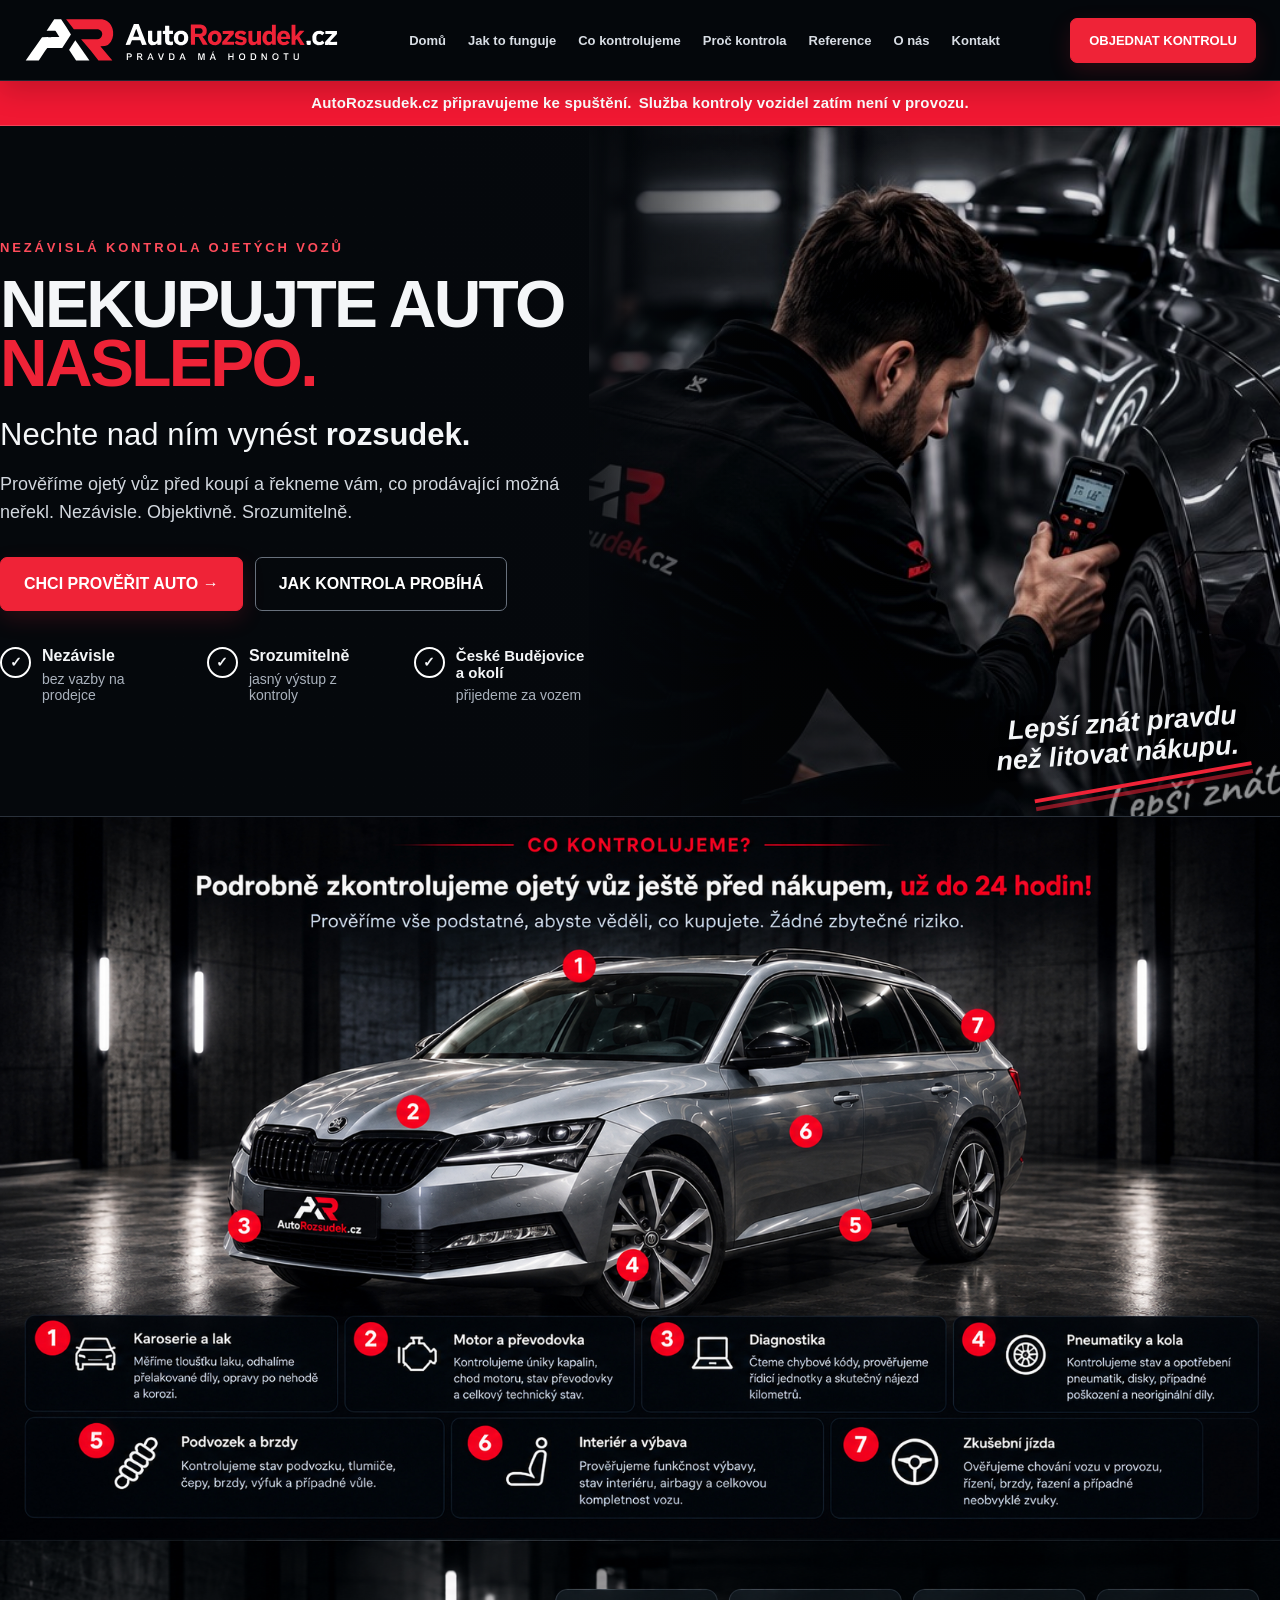
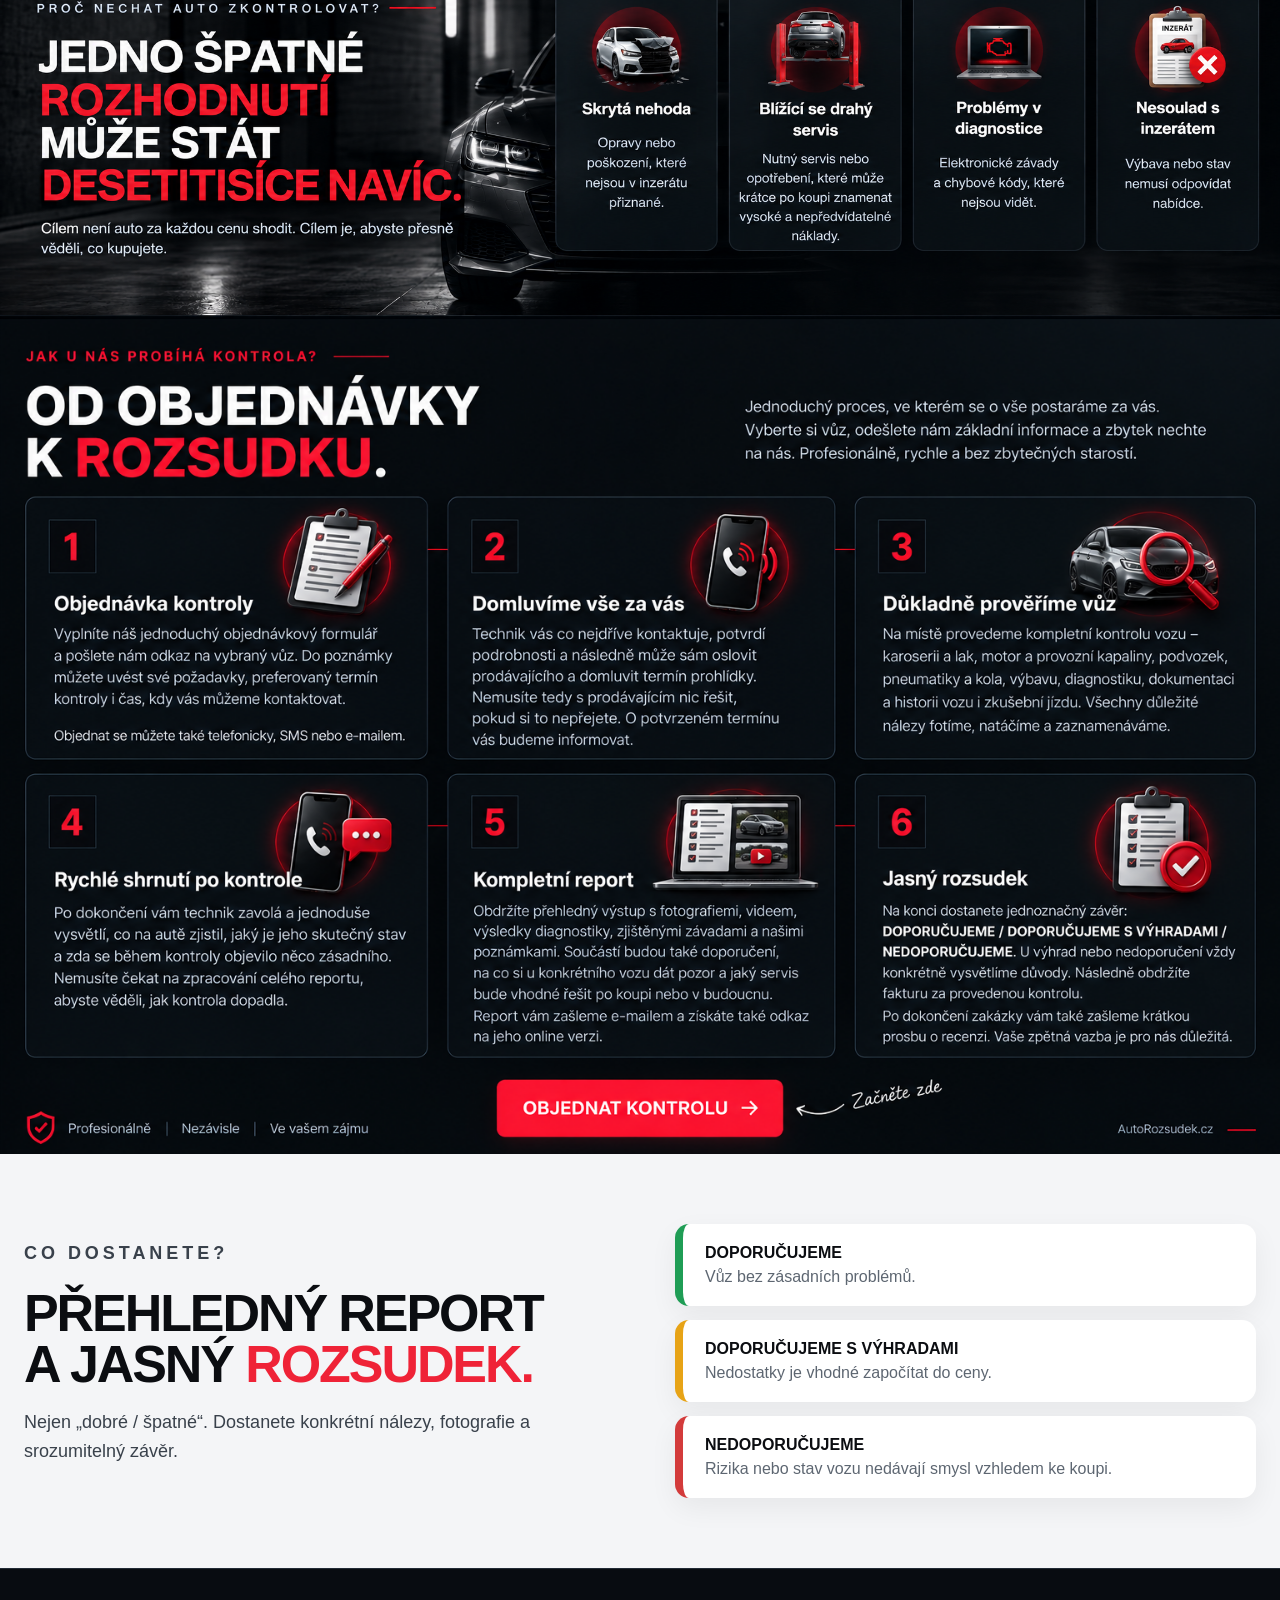
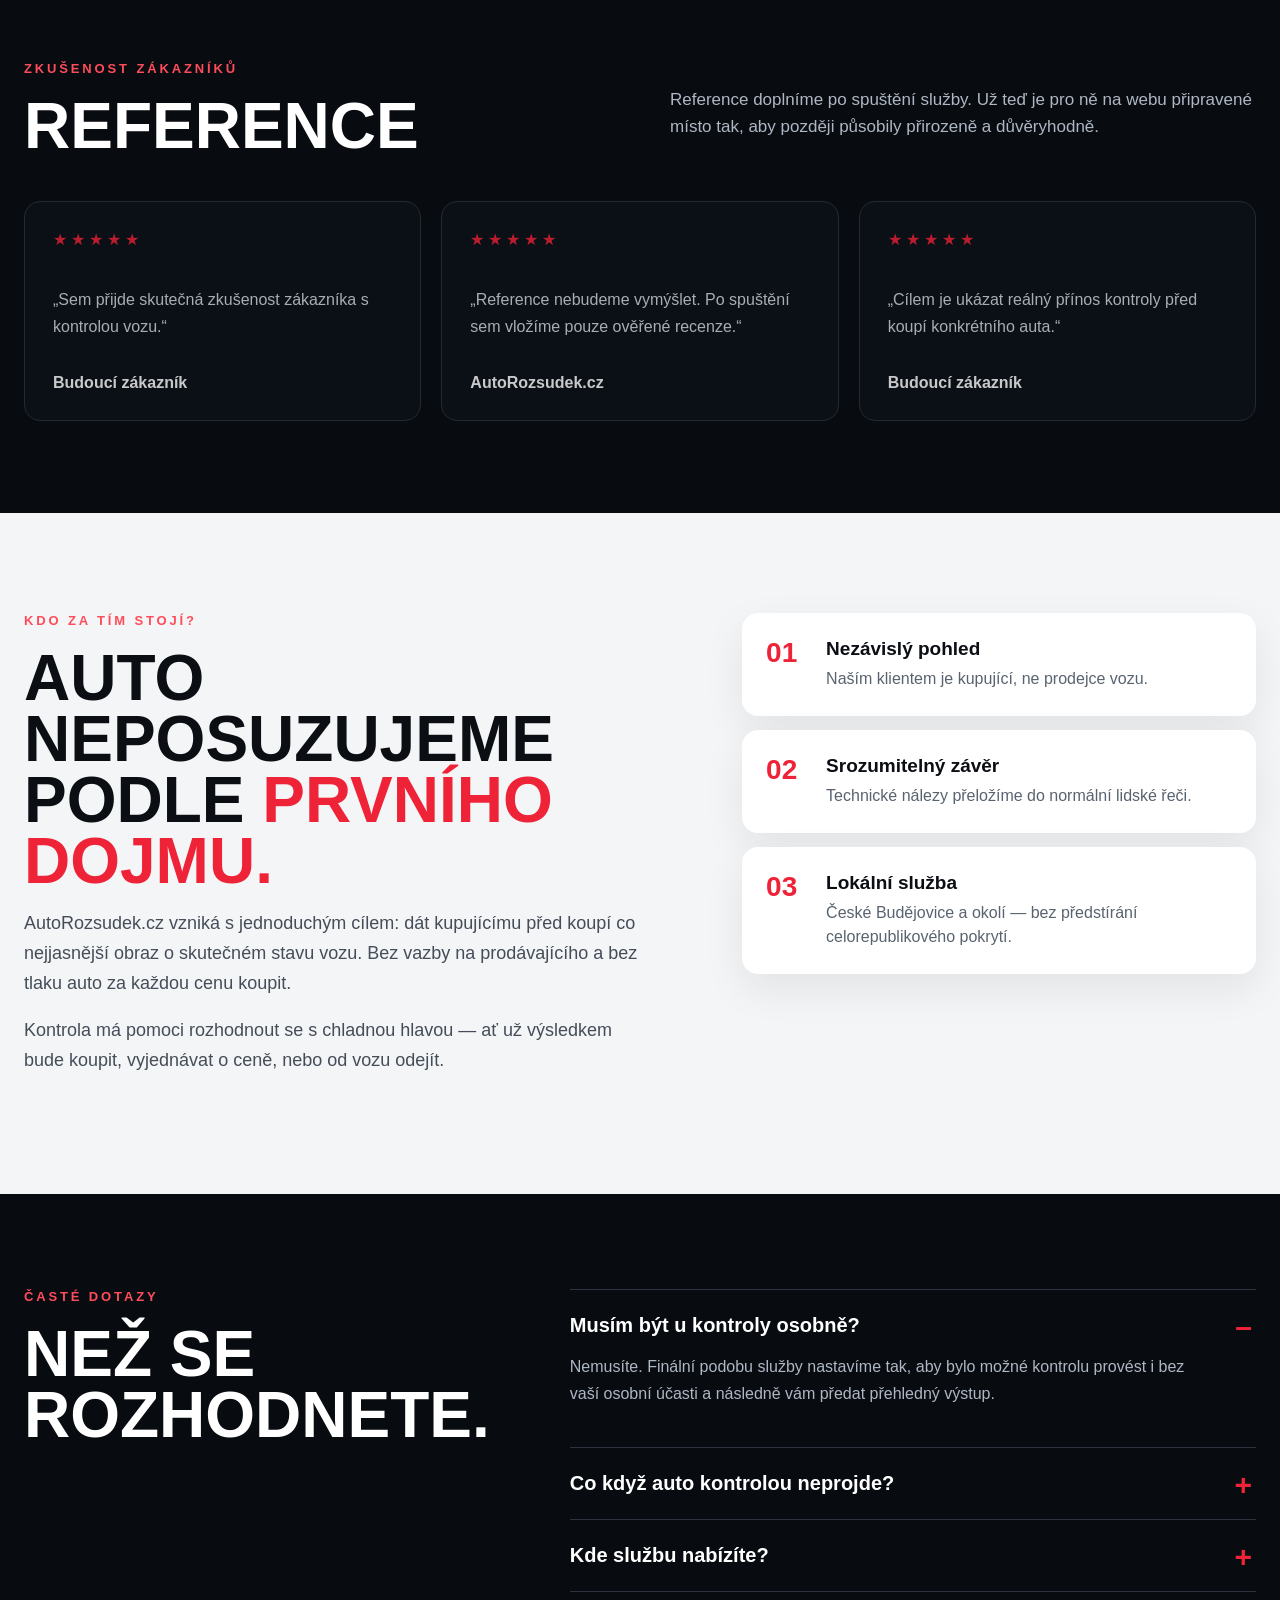
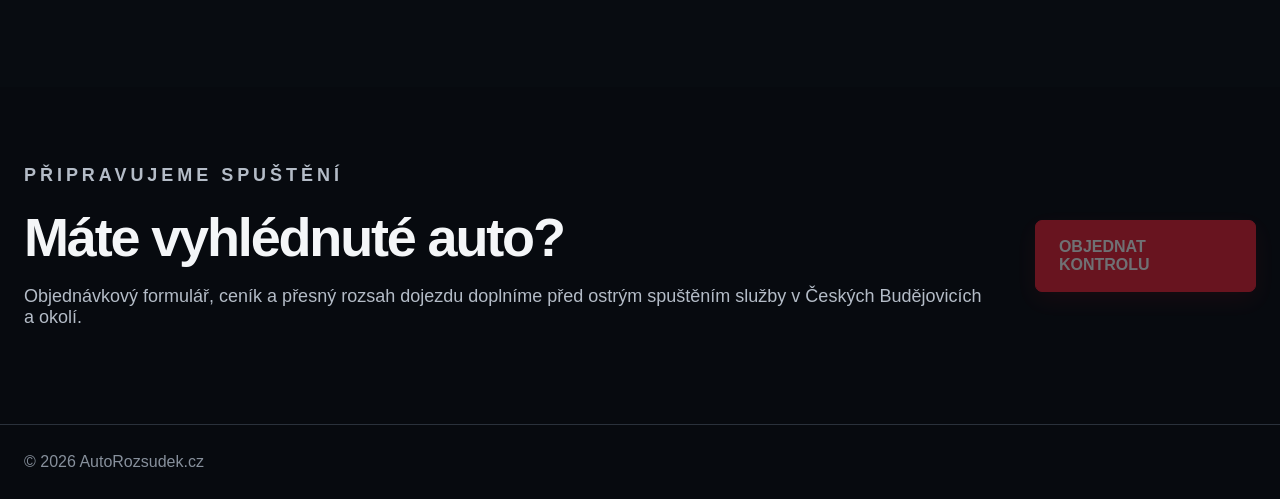
<file: index.html>
<!doctype html><html lang="cs"><head><meta charset="utf-8"><meta name="viewport" content="width=device-width,initial-scale=1"><title>AutoRozsudek.cz — Nekupujte auto naslepo</title><meta name="description" content="Nezávislá kontrola ojetých vozů před koupí. Diagnostika, fotodokumentace a jasný rozsudek."><link rel="stylesheet" href="style.css">
<style>
/* ===== AutoRozsudek – ostrá sekce "Co kontrolujeme" ===== */
.inspect-section{
  background:#05080c;
  color:#fff;
  overflow:hidden;
}
.inspect-wrap{
  width:min(1480px,96vw);
  margin:0 auto;
  min-height:calc(100svh - 86px);
  padding:20px 0 18px;
  display:flex;
  flex-direction:column;
  justify-content:center;
  box-sizing:border-box;
}
.inspect-head{
  text-align:center;
  flex:0 0 auto;
}
.inspect-kicker{
  display:flex;
  align-items:center;
  justify-content:center;
  gap:16px;
  margin:0 0 7px;
  color:#f01832;
  font-weight:800;
  font-size:clamp(12px,1.2vw,19px);
  letter-spacing:.16em;
}
.inspect-kicker::before,.inspect-kicker::after{
  content:"";
  width:82px;
  height:1px;
  background:#f01832;
  opacity:.8;
}
.inspect-title{
  margin:0;
  font-size:clamp(24px,2.5vw,39px);
  line-height:1.12;
  letter-spacing:-.035em;
  font-weight:800;
}
.inspect-title strong{color:#f01832}
.inspect-sub{
  margin:8px 0 10px;
  color:#aeb5c1;
  font-size:clamp(13px,1.45vw,22px);
  line-height:1.25;
}
.inspect-car{
  position:relative;
  width:100%;
  margin:0 auto 10px;
  flex:1 1 auto;
  min-height:0;
  display:flex;
  justify-content:center;
  align-items:center;
}
.inspect-car img{
  display:block;
  width:100%;
  height:auto;
  max-height:43svh;
  object-fit:contain;
}
.hotspot{
  position:absolute;
  width:clamp(31px,3vw,46px);
  aspect-ratio:1;
  border-radius:50%;
  background:#f01832;
  display:grid;
  place-items:center;
  color:#fff;
  font-weight:900;
  font-size:clamp(16px,1.65vw,25px);
  line-height:1;
  transform:translate(-50%,-50%);
  z-index:3;
  box-shadow:0 0 0 2px rgba(240,24,50,.08);
}
/* positions relative to the exact approved cropped car artwork */
.hotspot.h1{left:45.1%;top:7.0%}
.hotspot.h2{left:32.8%;top:46.0%}
.hotspot.h3{left:13.4%;top:83.3%}
.hotspot.h4{left:50.3%;top:96.0%}
.hotspot.h5{left:72.5%;top:84.5%}
.hotspot.h6{left:67.3%;top:49.0%}
.hotspot.h7{left:83.0%;top:25.0%}

.inspect-cards{
  display:grid;
  grid-template-columns:repeat(4,minmax(0,1fr));
  gap:10px;
  flex:0 0 auto;
}
.inspect-card{
  min-height:104px;
  border:1px solid #262b32;
  border-radius:13px;
  background:linear-gradient(145deg,#090c10,#05070a);
  padding:13px 15px;
  display:grid;
  grid-template-columns:auto 1fr;
  gap:10px 12px;
  align-items:start;
  box-sizing:border-box;
}
.inspect-card:nth-child(5){grid-column:1 / span 1}
.inspect-card:nth-child(6){grid-column:2 / span 2}
.inspect-card:nth-child(7){grid-column:4 / span 1}
.inspect-num{
  width:35px;
  height:35px;
  border-radius:50%;
  background:#f01832;
  display:grid;
  place-items:center;
  font-weight:900;
  font-size:18px;
}
.inspect-copy b{
  display:block;
  margin:1px 0 5px;
  font-size:clamp(14px,1.15vw,19px);
  line-height:1.1;
}
.inspect-copy p{
  margin:0;
  color:#c2c7cf;
  font-size:clamp(11px,.9vw,14px);
  line-height:1.38;
}

/* Desktop / notebook: force whole section into one viewport */
@media (min-width:901px) and (max-height:850px){
  .inspect-wrap{padding:12px 0 10px}
  .inspect-sub{margin:5px 0 6px}
  .inspect-car img{max-height:38svh}
  .inspect-cards{gap:7px}
  .inspect-card{min-height:86px;padding:9px 11px}
  .inspect-num{width:29px;height:29px;font-size:15px}
  .inspect-copy b{margin-bottom:3px}
  .inspect-copy p{line-height:1.25}
}

/* Mobile version will be finalized later; this interim layout keeps it readable. */
@media (max-width:900px){
  .inspect-wrap{
    min-height:auto;
    width:min(94vw,760px);
    padding:34px 0;
  }
  .inspect-title{font-size:clamp(25px,7vw,36px)}
  .inspect-sub{font-size:15px;margin-bottom:18px}
  .inspect-car img{max-height:none}
  .inspect-cards{grid-template-columns:1fr}
  .inspect-card:nth-child(n){grid-column:auto}
  .inspect-card{min-height:auto}
}
.launch-notice{background:#f01832;color:#fff;text-align:center;padding:12px 18px;font-weight:800;font-size:15px;line-height:1.35;letter-spacing:.01em;border-bottom:1px solid rgba(255,255,255,.18)}.launch-notice strong{font-weight:900}.launch-notice span{font-weight:600;margin-left:7px}@media(max-width:700px){.launch-notice{font-size:13px;padding:10px 12px}.launch-notice span{display:block;margin:3px 0 0}}
</style>

</head><body>
<header class="topbar"><div class="container nav"><a class="logo" href="#top" aria-label="AutoRozsudek.cz"><img src="assets/logo-autorozsudek-approved-final.svg" width="315" height="62" alt="AutoRozsudek.cz – Pravda má hodnotu"></a><nav><a href="#top">Domů</a><a href="#jak">Jak to funguje</a><a href="#kontrolujeme">Co kontrolujeme</a><a href="#proc">Proč kontrola</a><a href="#reference">Reference</a><a href="#onas">O nás</a><a href="#kontakt">Kontakt</a></nav><a class="btn small" href="#kontakt">Objednat kontrolu</a></div></header>
<div class="launch-notice" role="status"><strong>AutoRozsudek.cz připravujeme ke spuštění.</strong><span>Služba kontroly vozidel zatím není v provozu.</span></div>
<main id="top"><section class="hero"><div class="container hero-grid"><div><p class="eyebrow">NEZÁVISLÁ KONTROLA OJETÝCH VOZŮ</p><h1>NEKUPUJTE AUTO<br><span>NASLEPO.</span></h1><h2>Nechte nad ním vynést <strong>rozsudek.</strong></h2><p class="lead">Prověříme ojetý vůz před koupí a řekneme vám, co prodávající možná neřekl. Nezávisle. Objektivně. Srozumitelně.</p><div class="actions"><a class="btn" href="#kontakt">Chci prověřit auto →</a><a class="btn outline" href="#jak">Jak kontrola probíhá</a></div><div class="benefits"><div><b>Nezávisle</b><span>bez vazby na prodejce</span></div><div><b>Srozumitelně</b><span>jasný výstup z kontroly</span></div><div><b>České Budějovice a okolí</b><span>přijedeme za vozem</span></div></div></div><div class="hero-photo"><img src="assets/hero-final.jpg" alt="Technik při kontrole vozu"><div class="handwritten">Lepší znát pravdu<br>než litovat nákupu.</div></div></div></section>
<section id="kontrolujeme" style="margin:0;padding:0;background:#05080c;">
  <img src="assets/co-kontrolujeme-final-retina.jpg"
       alt="Co kontrolujeme při prověření ojetého vozu"
       style="display:block;width:100%;height:auto;margin:0;padding:0;">
</section>
<style>
@media (min-width: 769px) {
  #kontrolujeme .kontrolujeme-desktop-fit {
    width: 100%;
    height: calc(100vh - 92px);
    min-height: 620px;
    display: flex;
    align-items: center;
    justify-content: center;
    overflow: hidden;
    background: #05080c;
    padding: 10px 18px;
    box-sizing: border-box;
  }
  #kontrolujeme .kontrolujeme-desktop-fit img {
    display: block;
    width: auto;
    height: auto;
    max-width: 100%;
    max-height: 100%;
    object-fit: contain;
    margin: 0 auto;
  }
}
@media (max-width: 768px) {
  #kontrolujeme .kontrolujeme-desktop-fit img {
    display:block;
    width:100%;
    height:auto;
    margin:0;
  }
}
</style>
<section id="proc" style="margin:0;padding:0;background:#05080c;">
  <img src="assets/proc-kontrola-schvaleno-bez-mezer.png"
       alt="Proč nechat auto zkontrolovat"
       style="display:block;width:100%;height:auto;margin:0;padding:0;">
</section>
<section id="jak" style="margin:0;padding:0;background:#05080c;">
  <img src="assets/jak-kontrola-schvaleno-kompakt.png"
       alt="Jak u nás probíhá kontrola – od objednávky k rozsudku"
       style="display:block;width:100%;height:auto;margin:0;padding:0;">
</section>
<section id="report" class="light"><div class="container report"><div><p class="eyebrow">CO DOSTANETE?</p><h2>PŘEHLEDNÝ REPORT<br>A JASNÝ <span>ROZSUDEK.</span></h2><p>Nejen „dobré / špatné“. Dostanete konkrétní nálezy, fotografie a srozumitelný závěr.</p></div><div class="verdicts"><div class="verdict good"><b>DOPORUČUJEME</b><span>Vůz bez zásadních problémů.</span></div><div class="verdict warn"><b>DOPORUČUJEME S VÝHRADAMI</b><span>Nedostatky je vhodné započítat do ceny.</span></div><div class="verdict bad"><b>NEDOPORUČUJEME</b><span>Rizika nebo stav vozu nedávají smysl vzhledem ke koupi.</span></div></div></div></section>

<section id="reference" class="references-sec">
  <div class="container">
    <div class="section-heading">
      <div><p class="eyebrow">ZKUŠENOST ZÁKAZNÍKŮ</p><h2>REFERENCE</h2></div>
      <p>Reference doplníme po spuštění služby. Už teď je pro ně na webu připravené místo tak, aby později působily přirozeně a důvěryhodně.</p>
    </div>
    <div class="references-grid">
      <article class="reference-card placeholder-review"><div class="stars">★★★★★</div><p>„Sem přijde skutečná zkušenost zákazníka s kontrolou vozu.“</p><b>Budoucí zákazník</b></article>
      <article class="reference-card placeholder-review"><div class="stars">★★★★★</div><p>„Reference nebudeme vymýšlet. Po spuštění sem vložíme pouze ověřené recenze.“</p><b>AutoRozsudek.cz</b></article>
      <article class="reference-card placeholder-review"><div class="stars">★★★★★</div><p>„Cílem je ukázat reálný přínos kontroly před koupí konkrétního auta.“</p><b>Budoucí zákazník</b></article>
    </div>
  </div>
</section>

<section id="onas" class="about-sec">
  <div class="container about-grid">
    <div class="about-copy">
      <p class="eyebrow">KDO ZA TÍM STOJÍ?</p>
      <h2>AUTO NEPOSUZUJEME<br>PODLE <span>PRVNÍHO DOJMU.</span></h2>
      <p>AutoRozsudek.cz vzniká s jednoduchým cílem: dát kupujícímu před koupí co nejjasnější obraz o skutečném stavu vozu. Bez vazby na prodávajícího a bez tlaku auto za každou cenu koupit.</p>
      <p>Kontrola má pomoci rozhodnout se s chladnou hlavou — ať už výsledkem bude koupit, vyjednávat o ceně, nebo od vozu odejít.</p>
    </div>
    <div class="about-points">
      <div><strong>01</strong><b>Nezávislý pohled</b><span>Naším klientem je kupující, ne prodejce vozu.</span></div>
      <div><strong>02</strong><b>Srozumitelný závěr</b><span>Technické nálezy přeložíme do normální lidské řeči.</span></div>
      <div><strong>03</strong><b>Lokální služba</b><span>České Budějovice a okolí — bez předstírání celorepublikového pokrytí.</span></div>
    </div>
  </div>
</section>

<section class="faq-sec">
  <div class="container faq-wrap">
    <div><p class="eyebrow">ČASTÉ DOTAZY</p><h2>NEŽ SE<br>ROZHODNETE.</h2></div>
    <div class="faq-list">
      <details open><summary>Musím být u kontroly osobně?</summary><p>Nemusíte. Finální podobu služby nastavíme tak, aby bylo možné kontrolu provést i bez vaší osobní účasti a následně vám předat přehledný výstup.</p></details>
      <details><summary>Co když auto kontrolou neprojde?</summary><p>Smyslem kontroly není vůz „shodit“. Dostanete nálezy a jasný závěr, podle kterého se můžete rozhodnout, zda koupit, vyjednávat, nebo od koupě ustoupit.</p></details>
      <details><summary>Kde službu nabízíte?</summary><p>Primárně v Českých Budějovicích a okolí. Přesnou oblast dojezdu a případné cestovní podmínky doplníme před spuštěním.</p></details>
    </div>
  </div>
</section>
<section id="kontakt" class="cta"><div class="container cta-row"><div><p class="eyebrow">PŘIPRAVUJEME SPUŠTĚNÍ</p><h2>Máte vyhlédnuté auto?</h2><p>Objednávkový formulář, ceník a přesný rozsah dojezdu doplníme před ostrým spuštěním služby v Českých Budějovicích a okolí.</p></div><span class="btn disabled">Objednat kontrolu</span></div></section></main><footer><div class="container">© 2026 AutoRozsudek.cz</div></footer><script src="script.js"></script></body></html>
</file>
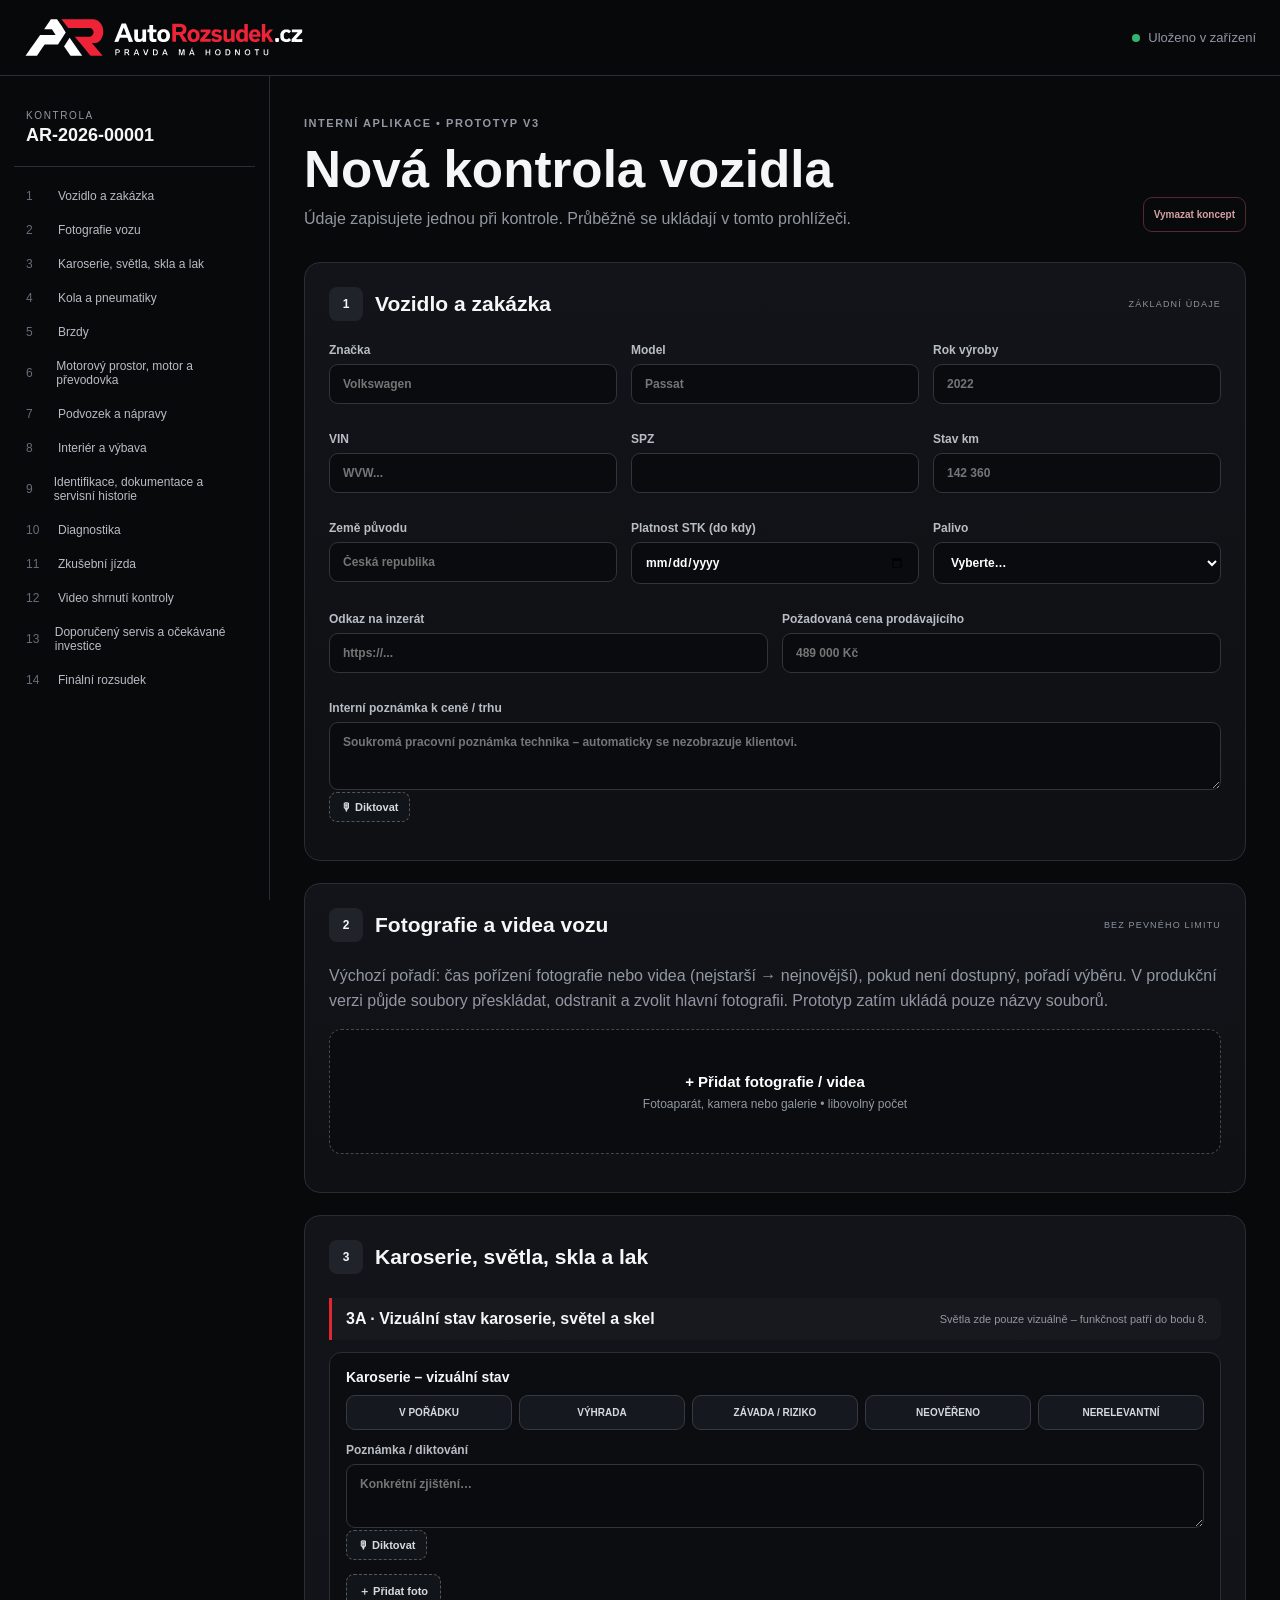
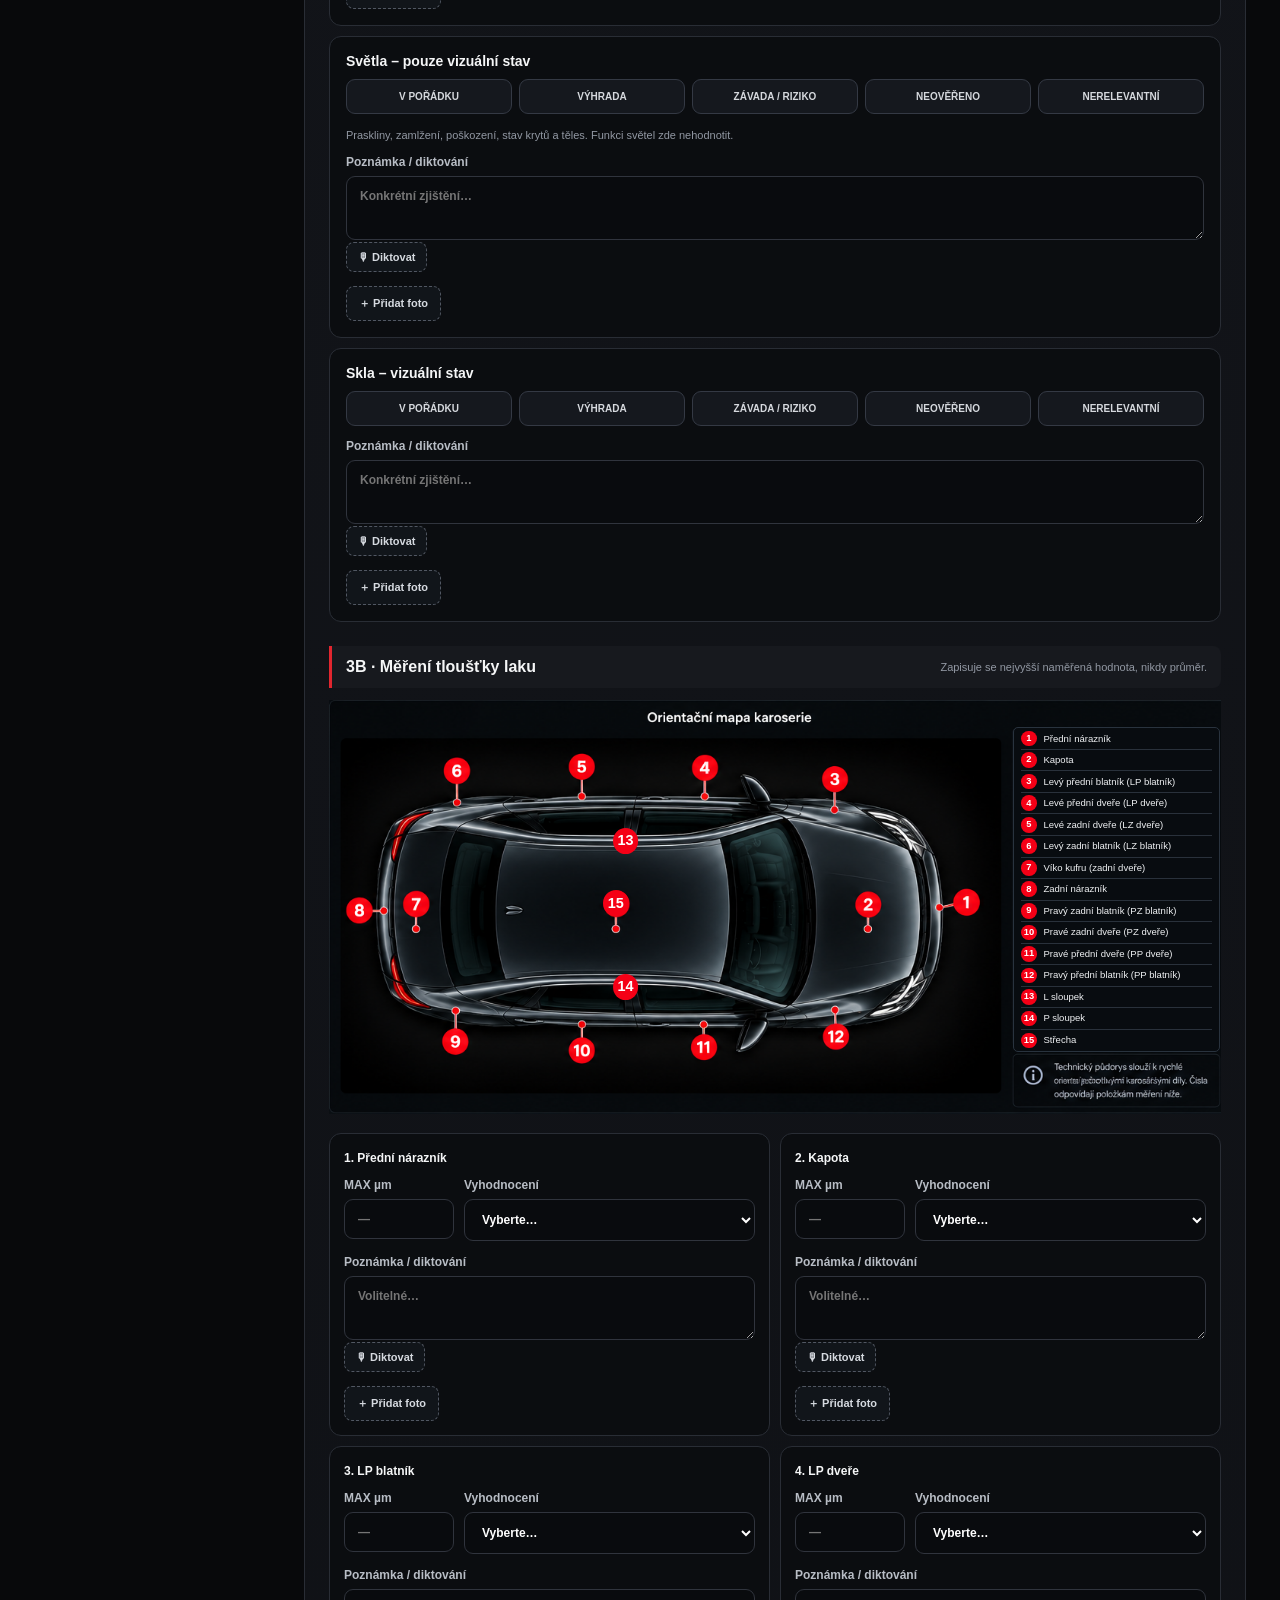
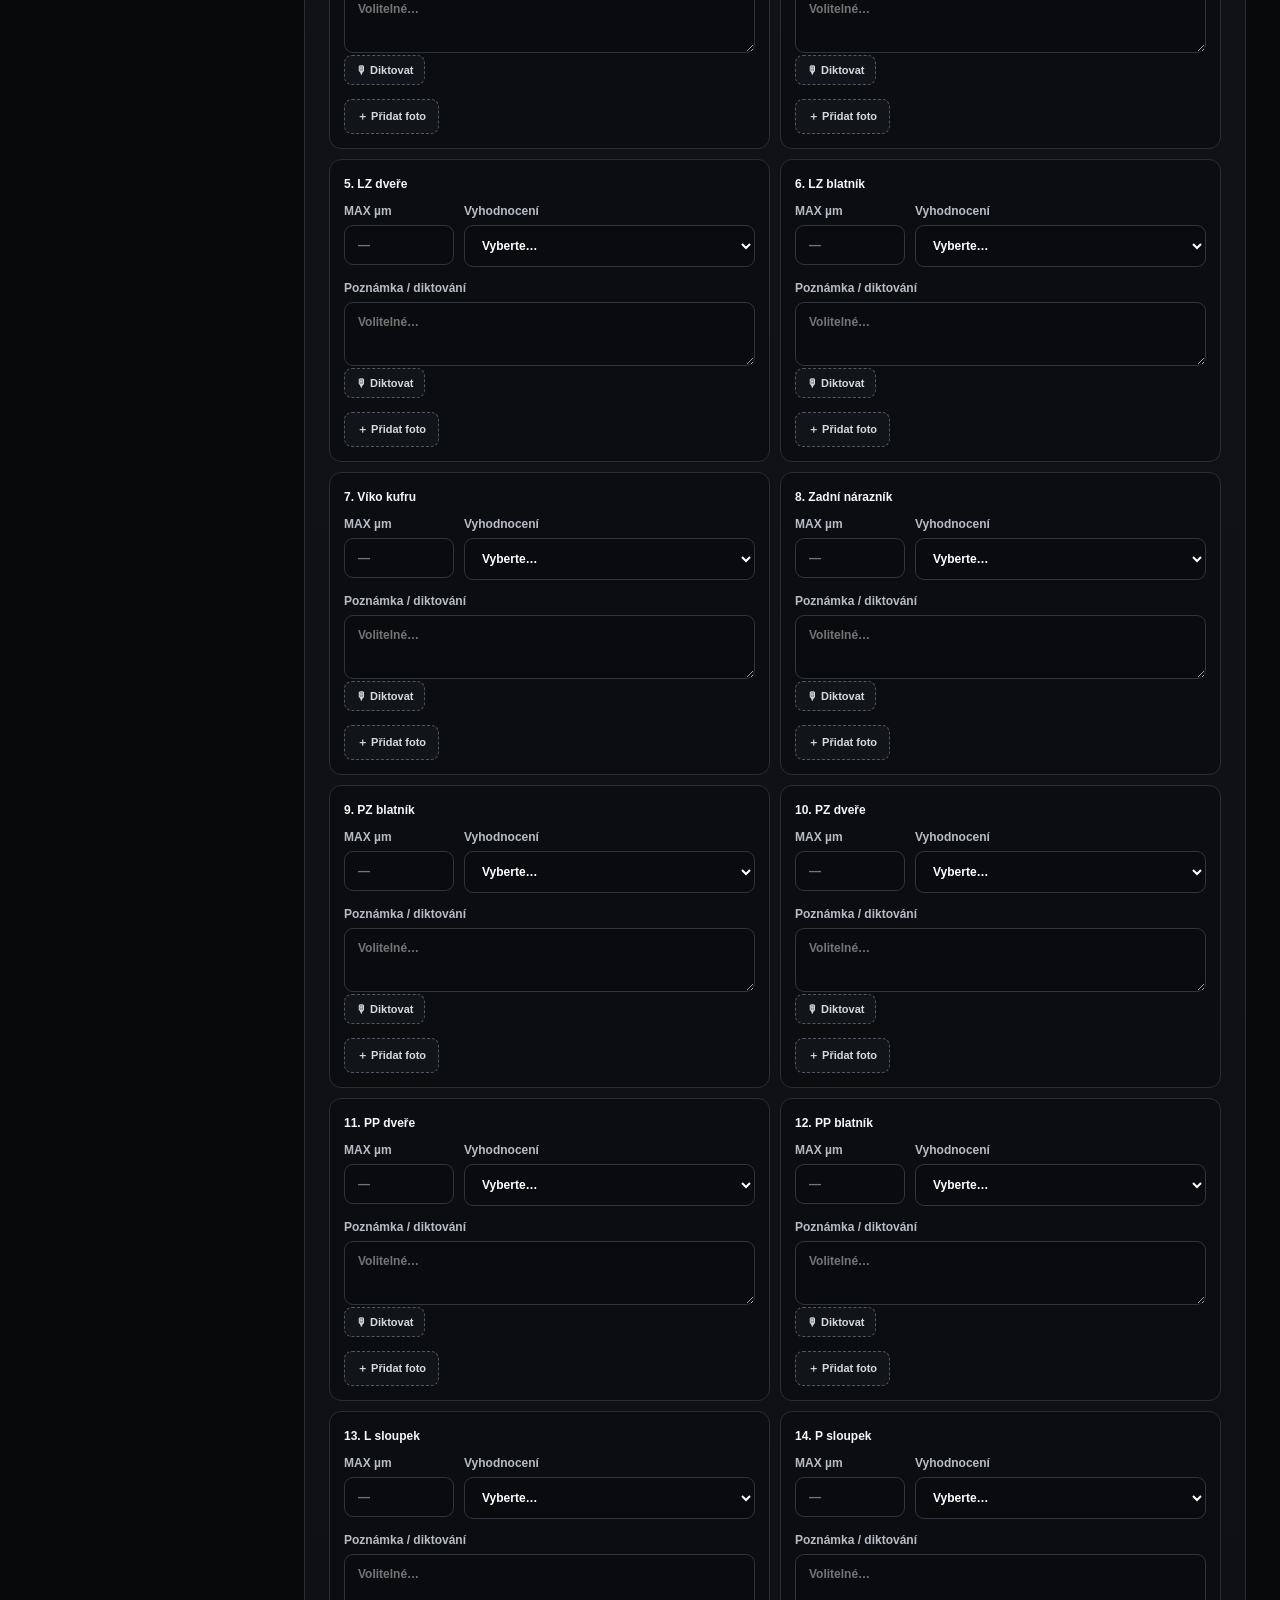
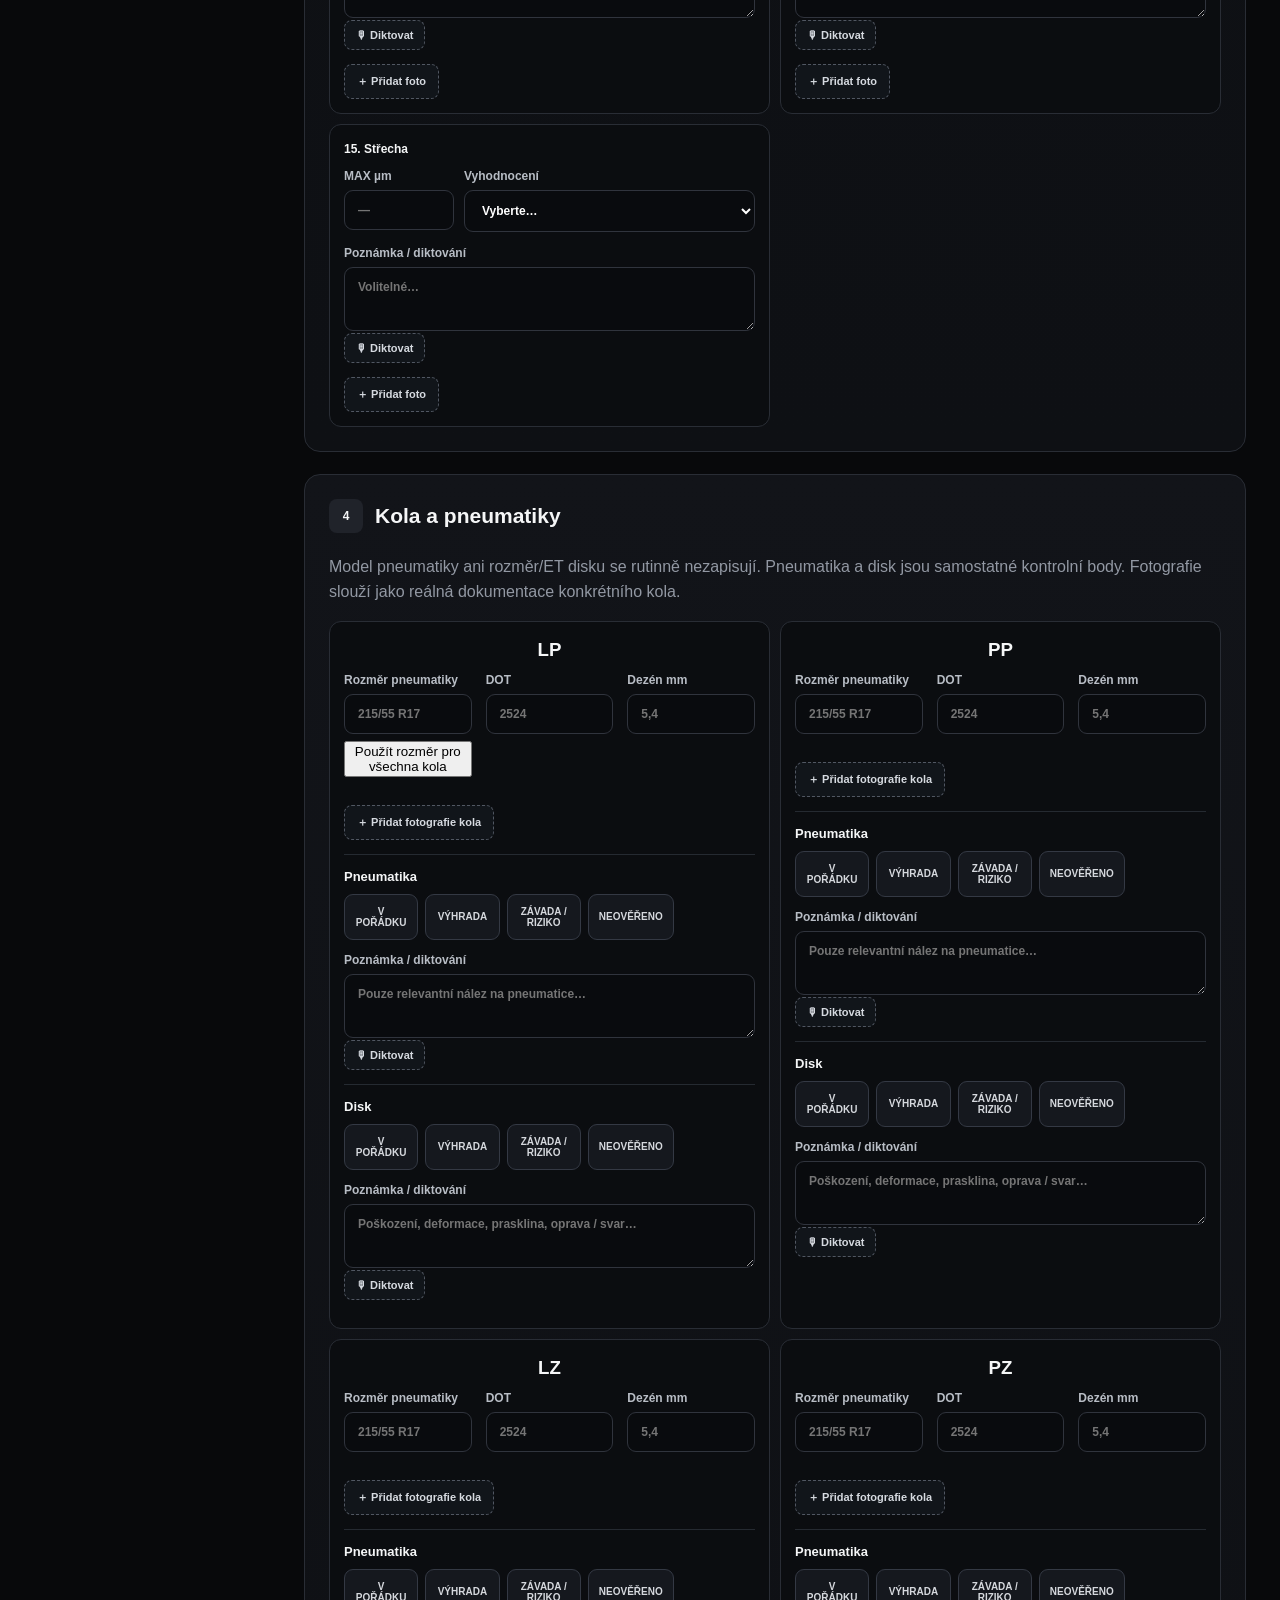
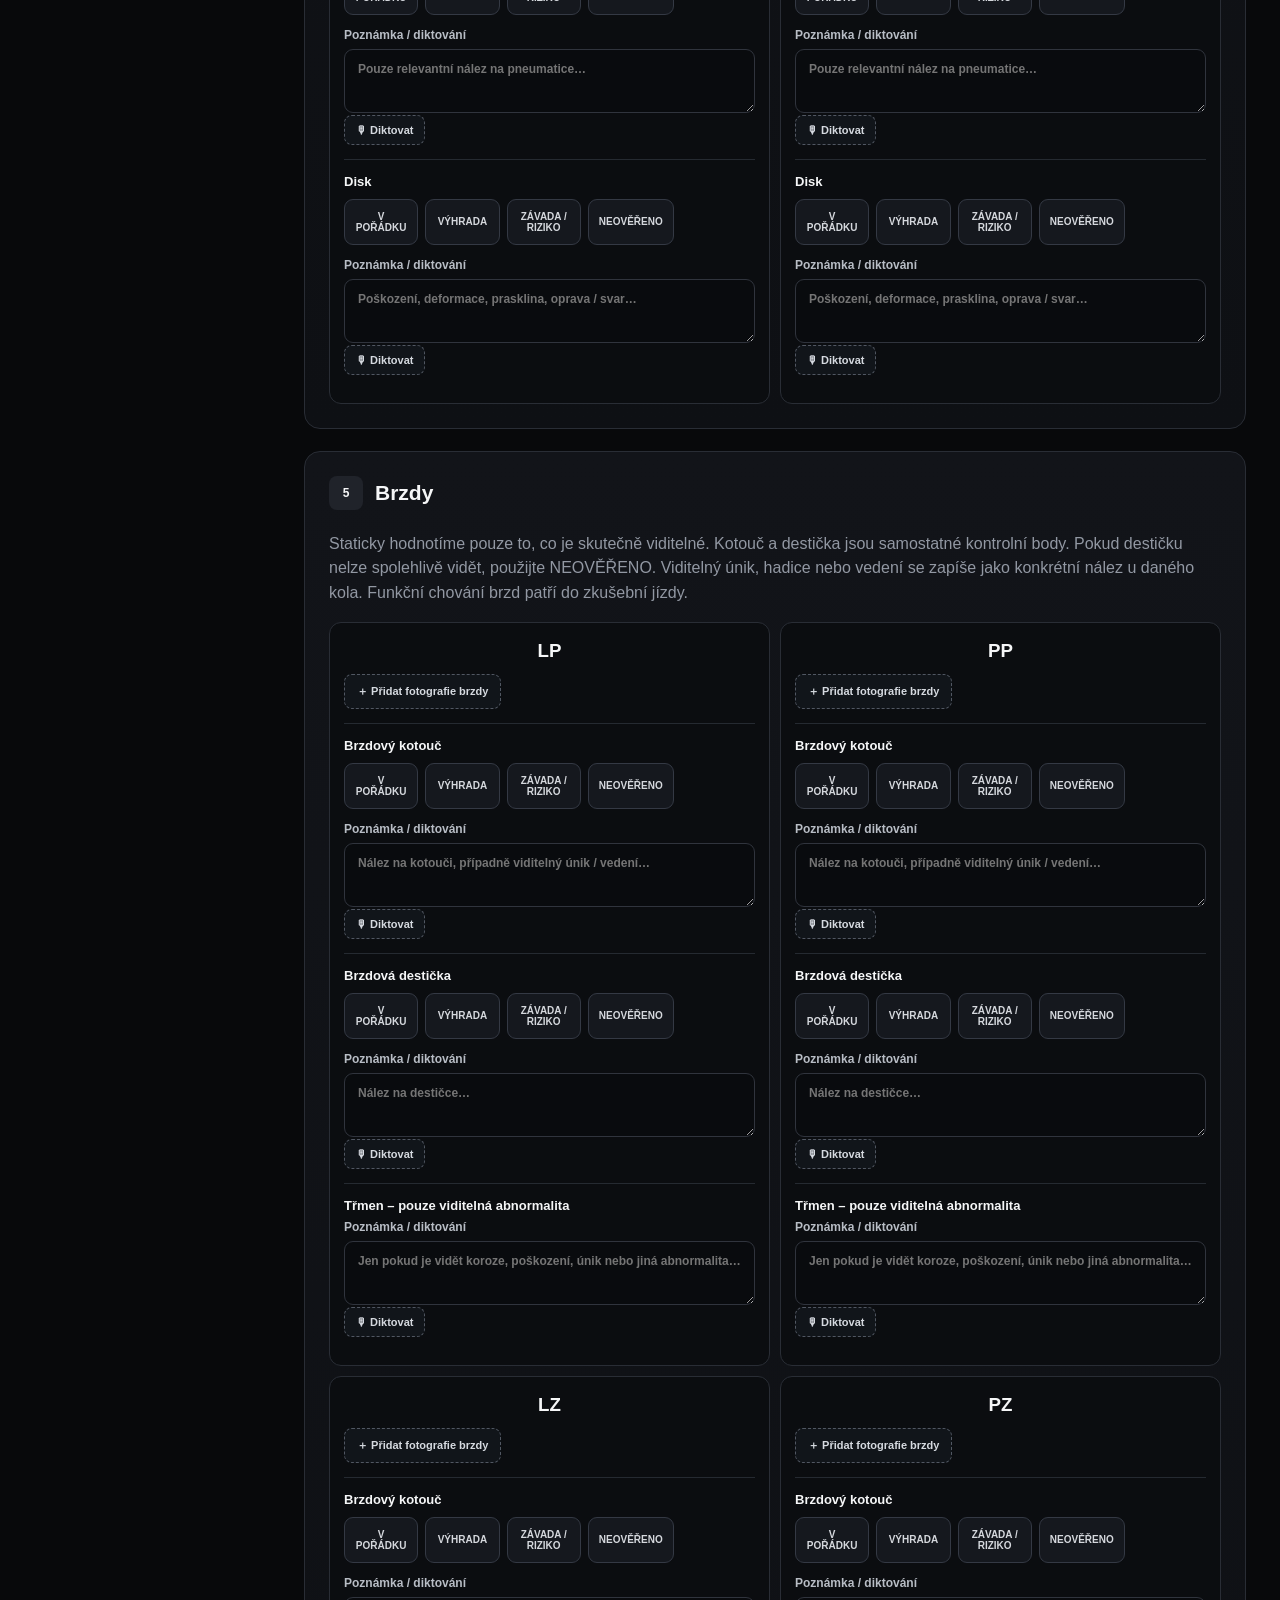
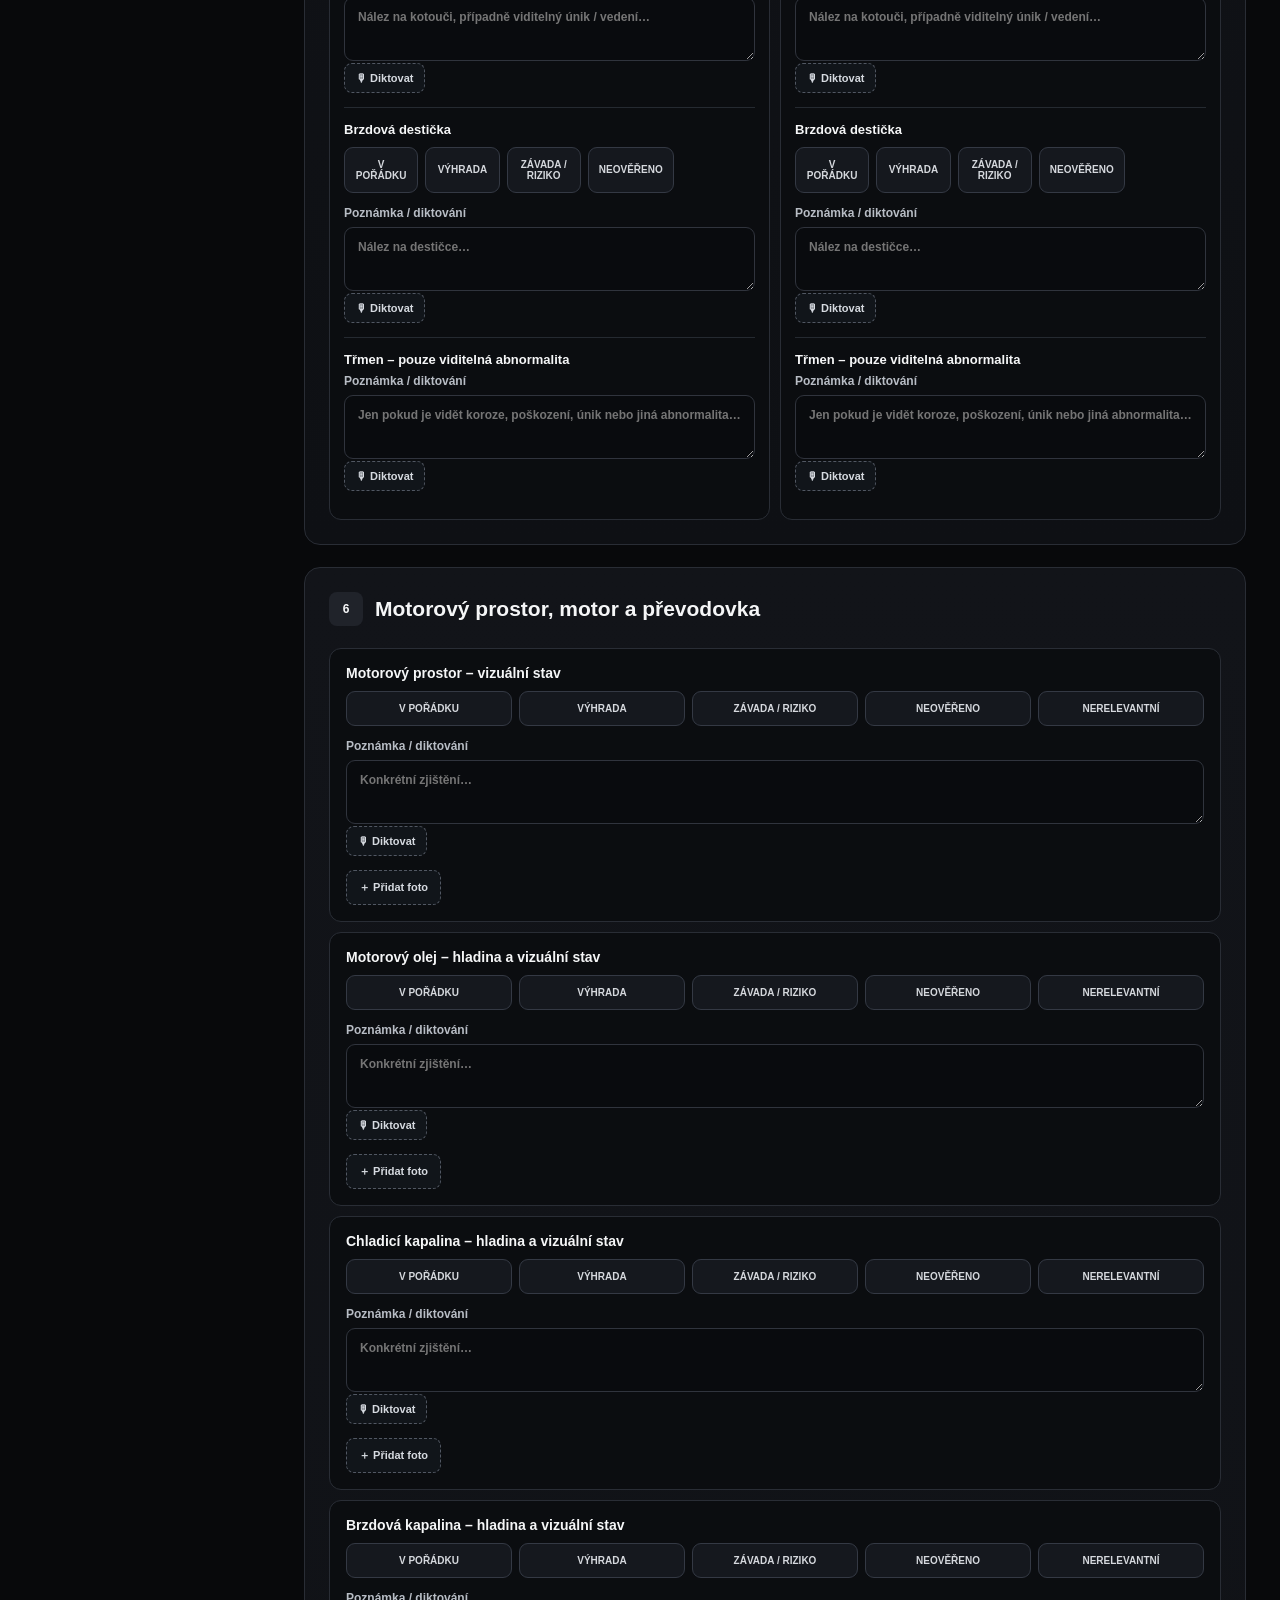
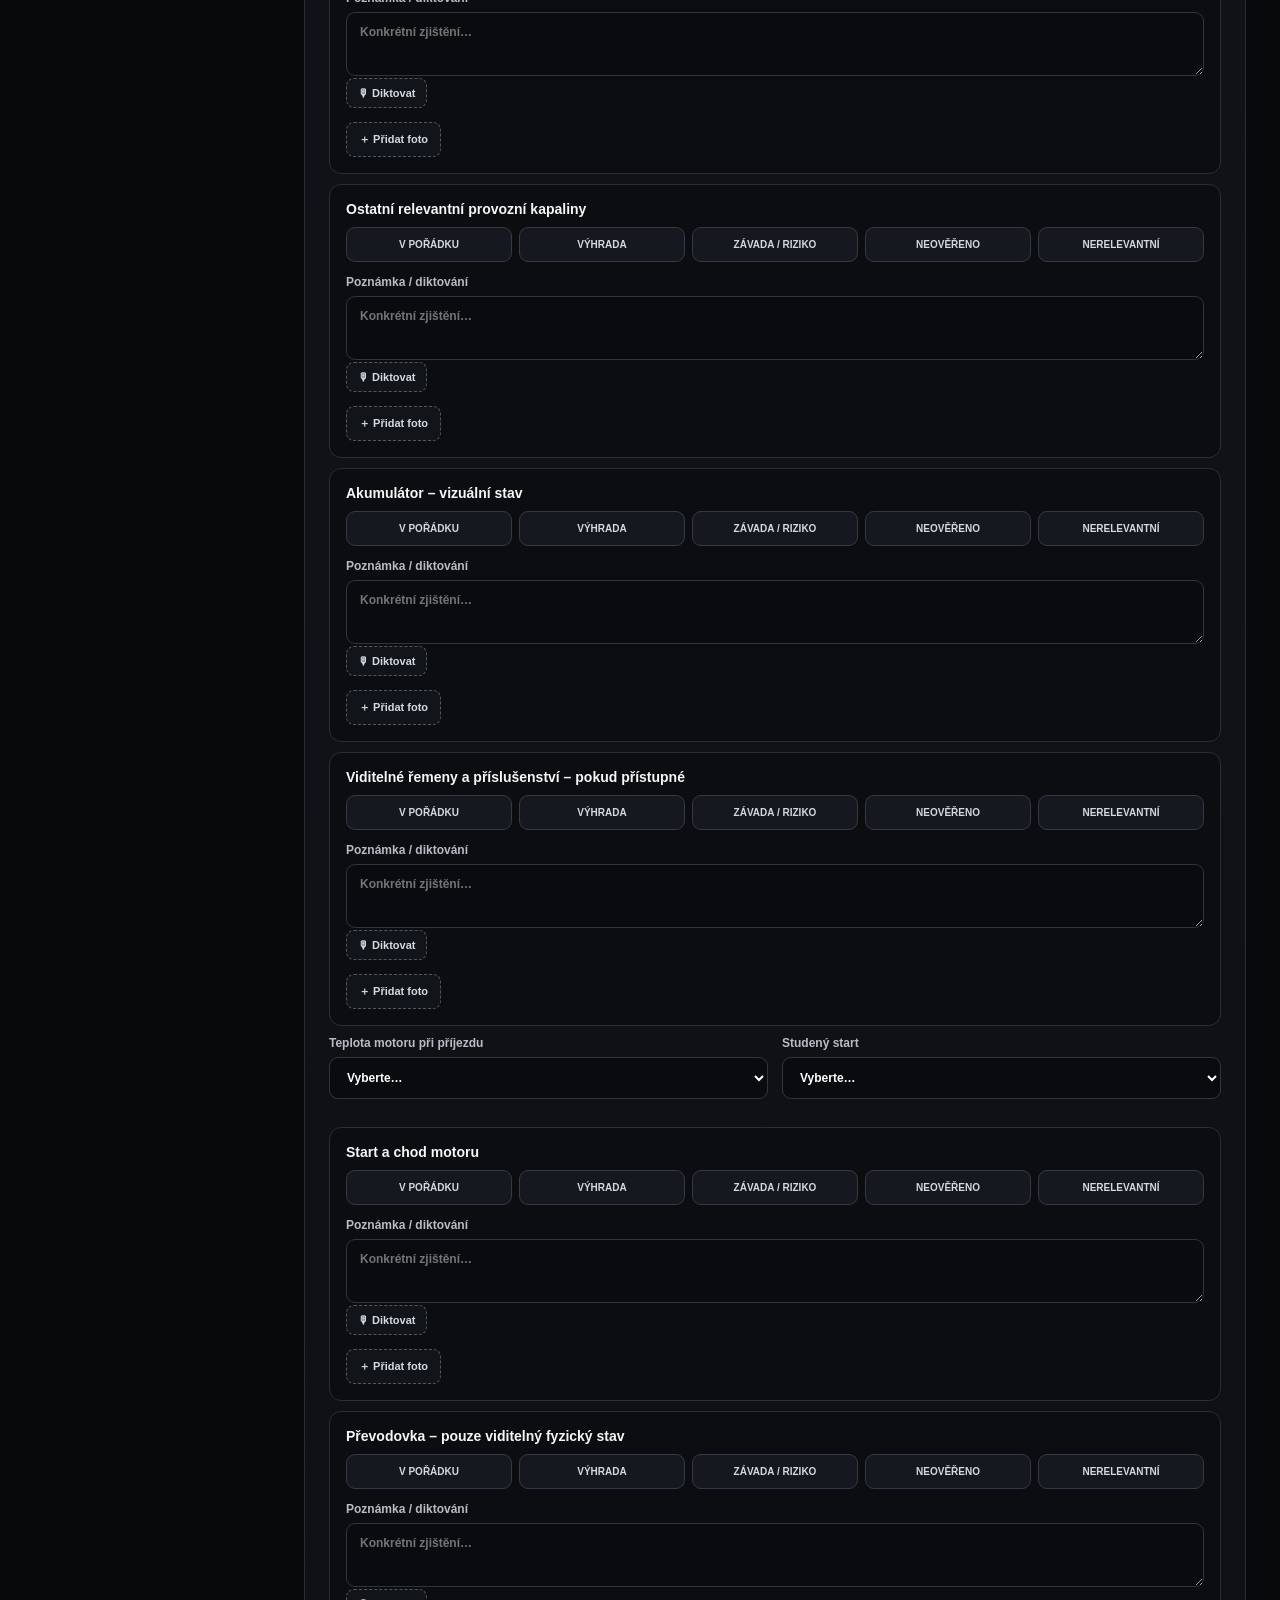
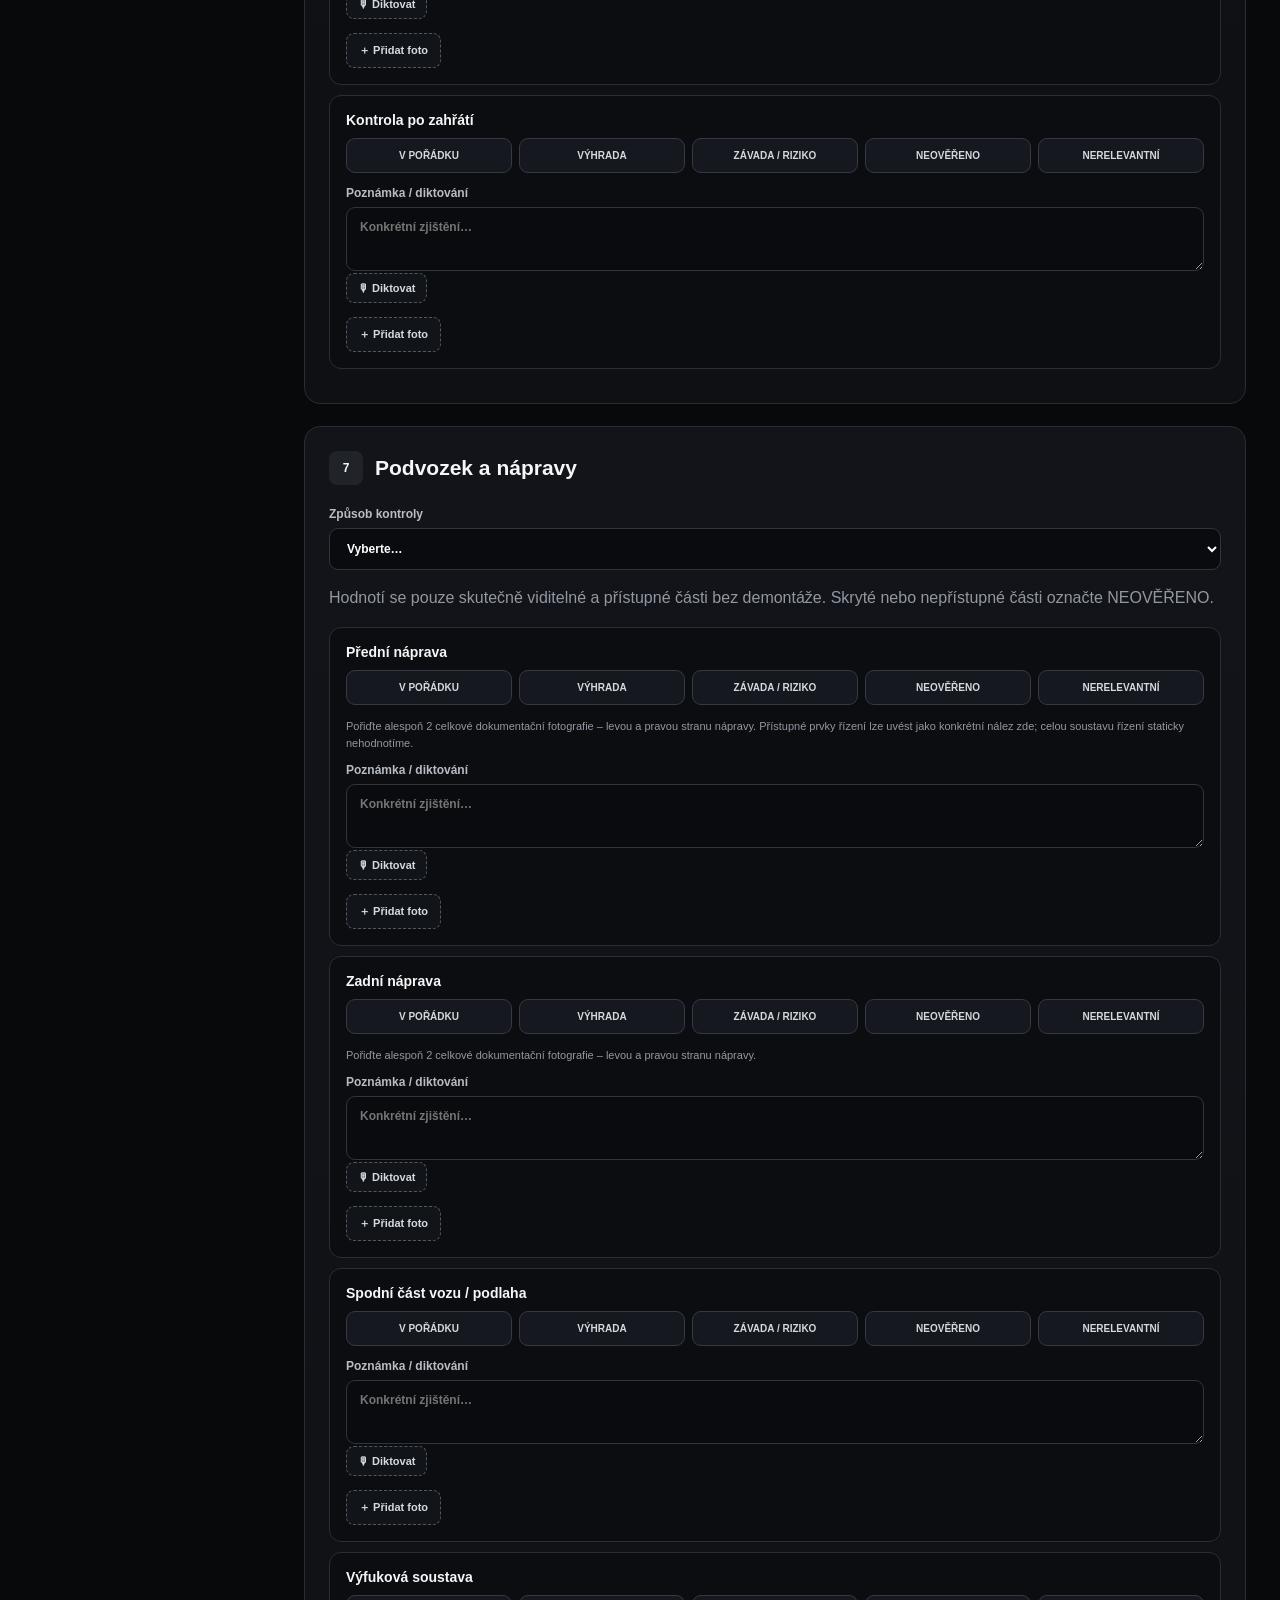
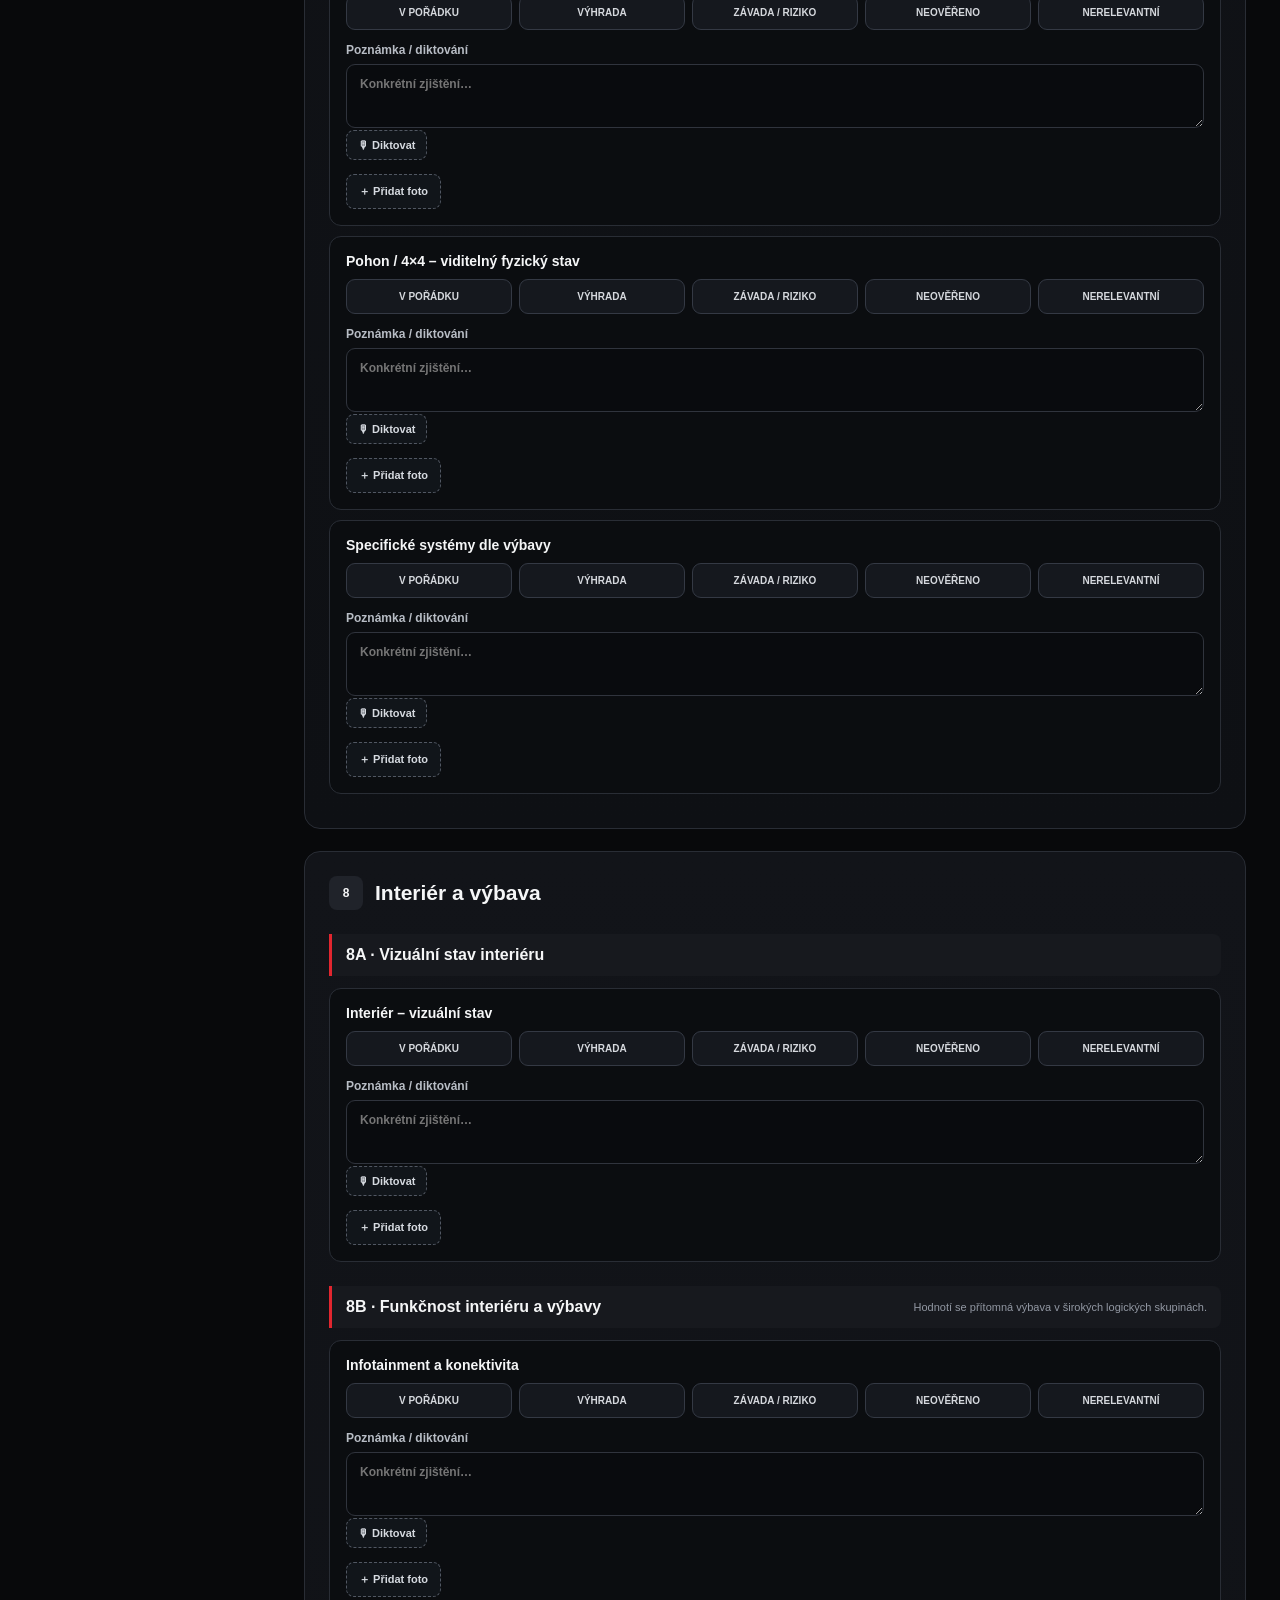
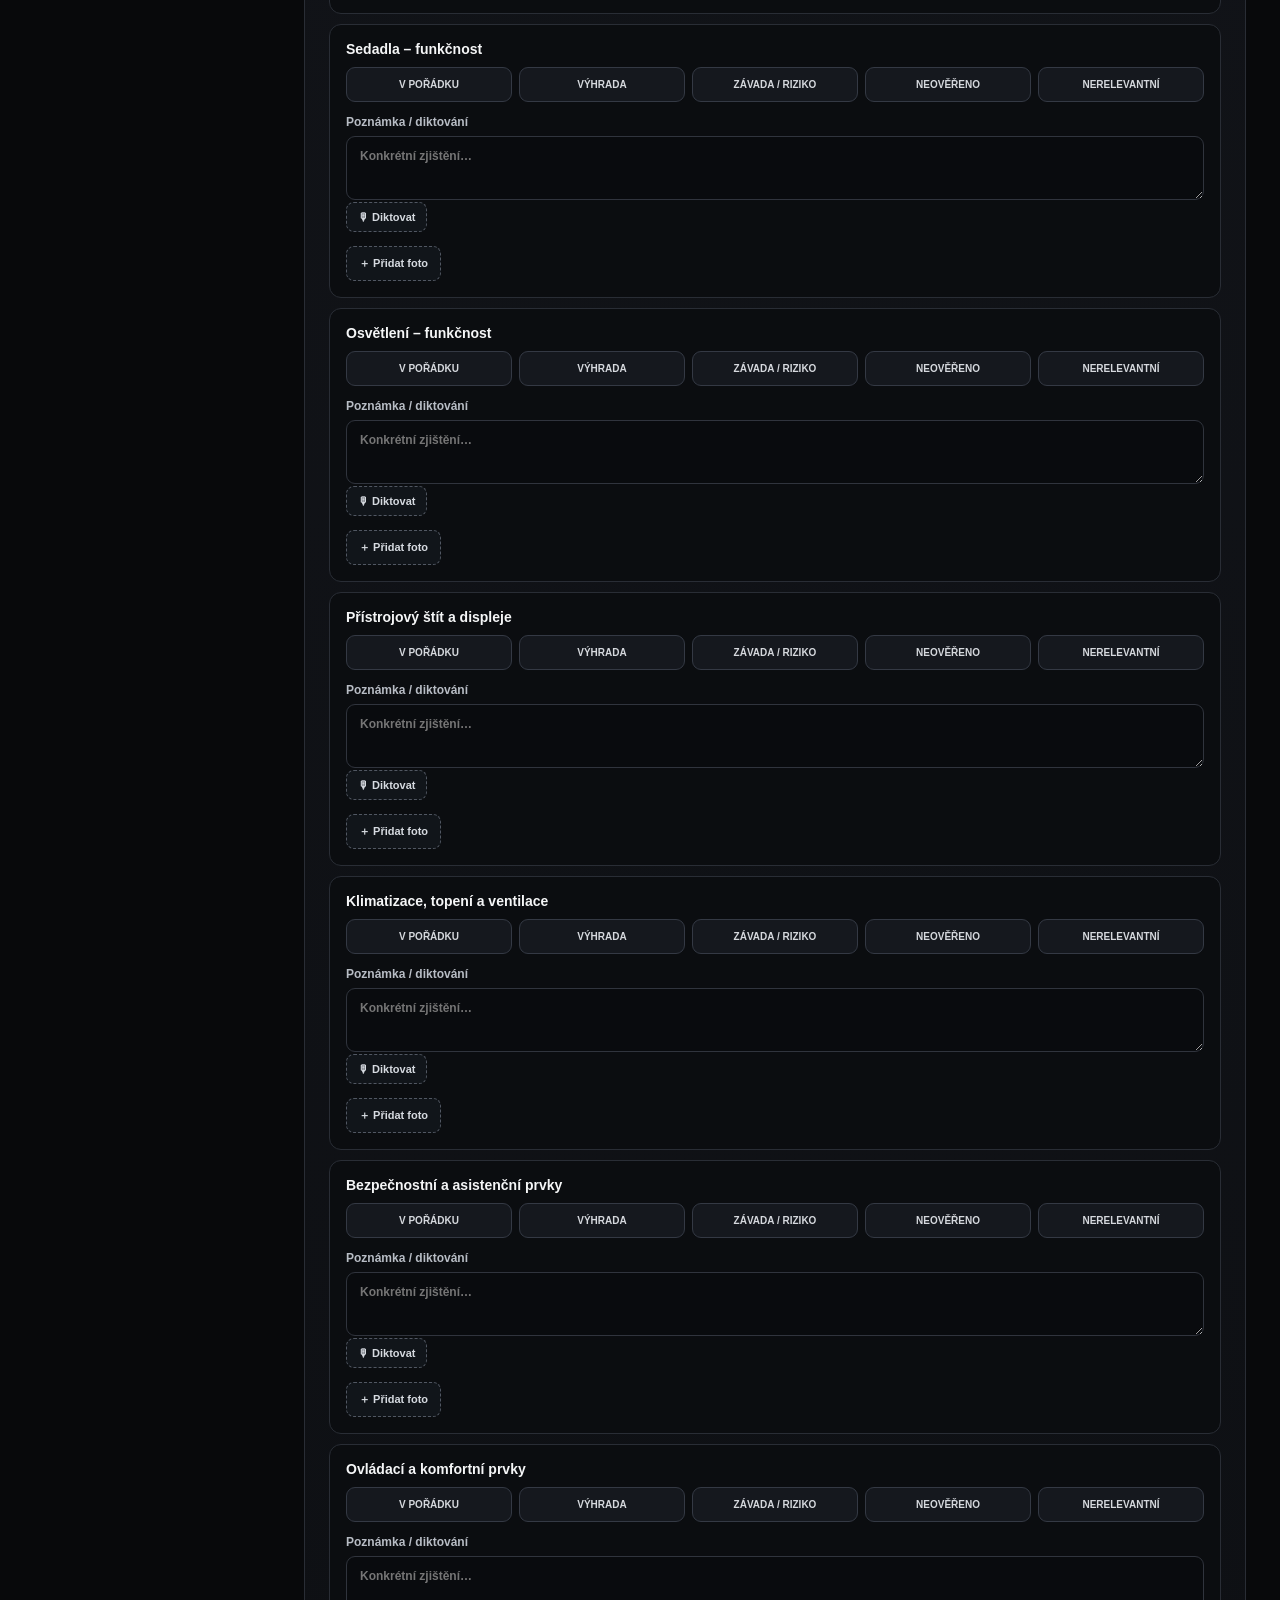
<file: kontrola/index.html>
<!doctype html>
<html lang="cs"><head><meta charset="utf-8"><meta name="viewport" content="width=device-width,initial-scale=1,viewport-fit=cover"><meta name="robots" content="noindex,nofollow"><title>Nová kontrola | AutoRozsudek.cz</title><link rel="stylesheet" href="./kontrola.css"></head><body>
<header class="topbar"><img src="../assets/logo-autorozsudek-approved-final.svg" alt="AutoRozsudek.cz" class="logo"><div class="draft"><span class="dot"></span><span id="saveState">Uloženo v zařízení</span></div></header>
<div class="app-shell"><aside class="sidebar"><div class="inspection-id"><small>KONTROLA</small><strong id="inspectionId">AR-2026-00001</strong></div><nav id="sectionNav" aria-label="Sekce kontroly"></nav></aside><main class="content">
<section class="hero-panel"><div><p class="eyebrow">INTERNÍ APLIKACE • PROTOTYP V3</p><h1>Nová kontrola vozidla</h1><p>Údaje zapisujete jednou při kontrole. Průběžně se ukládají v tomto prohlížeči.</p></div><button class="ghost danger" id="resetBtn" type="button">Vymazat koncept</button></section>
<section class="card" id="vehicle"><div class="section-heading"><div><span class="step">1</span><h2>Vozidlo a zakázka</h2></div><span class="required">ZÁKLADNÍ ÚDAJE</span></div><div class="grid cols-3"><label>Značka<input data-field="vehicle.make" placeholder="Volkswagen"></label><label>Model<input data-field="vehicle.model" placeholder="Passat"></label><label>Rok výroby<input data-field="vehicle.year" inputmode="numeric" placeholder="2022"></label><label>VIN<input data-field="vehicle.vin" autocomplete="off" placeholder="WVW..."></label><label>SPZ<input data-field="vehicle.plate"></label><label>Stav km<input data-field="vehicle.mileage" inputmode="numeric" placeholder="142 360"></label><label>Země původu<input data-field="vehicle.originCountry" placeholder="Česká republika"></label><label>Platnost STK (do kdy)<input data-field="vehicle.stkValidUntil" type="date"></label><label>Palivo<select data-field="vehicle.fuel"><option value="">Vyberte…</option><option>Benzín</option><option>Nafta</option><option>LPG + benzín</option><option>CNG + benzín</option><option>Elektro</option><option>Hybridní</option><option>Plug-in hybrid</option><option>Mild-hybrid</option><option>Ethanol</option><option>Vodík</option></select></label></div><div class="grid cols-2"><label>Odkaz na inzerát<input data-field="order.adUrl" type="url" placeholder="https://..."></label><label>Požadovaná cena prodávajícího<input data-field="order.askingPrice" inputmode="numeric" placeholder="489 000 Kč"></label></div><label>Interní poznámka k ceně / trhu<textarea data-field="order.priceNote" rows="3" placeholder="Soukromá pracovní poznámka technika – automaticky se nezobrazuje klientovi."></textarea></label></section>
<section class="card" id="photos"><div class="section-heading"><div><span class="step">2</span><h2>Fotografie a videa vozu</h2></div><span class="optional">BEZ PEVNÉHO LIMITU</span></div><p class="muted">Výchozí pořadí: čas pořízení fotografie nebo videa (nejstarší → nejnovější), pokud není dostupný, pořadí výběru. V produkční verzi půjde soubory přeskládat, odstranit a zvolit hlavní fotografii. Prototyp zatím ukládá pouze názvy souborů.</p><label class="upload-box"><input id="photoInput" type="file" accept="image/*,video/*" multiple><strong>+ Přidat fotografie / videa</strong><span>Fotoaparát, kamera nebo galerie • libovolný počet</span></label><div id="photoList" class="photo-list"></div></section>
<div id="dynamicSections"></div>
<section class="card" id="final"><div class="section-heading"><div><span class="step">14</span><h2>Finální rozsudek</h2></div></div><div class="final-summary-grid"><div class="final-auto"><span>Požadovaná cena prodávajícího</span><strong id="finalAskingPrice">—</strong><small>Automaticky převzato z bodu 1</small></div><div class="final-auto"><span>Očekávané investice</span><strong id="finalInvestmentTotal">0 – 0 Kč</strong><small>Automaticky převzato z bodu 13</small></div></div><div class="verdict-picker" data-field="final.verdict"><button type="button" data-value="DOPORUČUJEME" class="ok">DOPORUČUJEME</button><button type="button" data-value="DOPORUČUJEME S VÝHRADAMI" class="warn">DOPORUČUJEME S VÝHRADAMI</button><button type="button" data-value="NEDOPORUČUJEME" class="bad">NEDOPORUČUJEME</button></div><label>Celkové hodnocení technika<textarea data-field="final.summary" rows="6" placeholder="Nejdůležitější zjištění, celkový stav a závěr pro klienta…"></textarea></label><div class="grid cols-2"><label>Posouzení požadované ceny<select data-field="final.priceAssessment"><option value="">Vyberte…</option><option>Cena odpovídá stavu vozu</option><option>Cena je vzhledem ke zjištěnému stavu vyšší</option><option>Cena je vzhledem ke stavu vozu zajímavá</option><option>Nelze spolehlivě posoudit</option></select></label><label>Komentář k ceně<textarea data-field="final.priceComment" rows="2" placeholder="Volitelné…"></textarea></label></div><div class="inspector"><span>Kontrolu provedl:</span><strong>Lukáš Stehlík</strong><small>AutoRozsudek.cz</small></div><button class="report-btn" type="button" id="reportBtn">ZKONTROLOVAT A VYTVOŘIT REPORT →</button><div id="validationResult"></div><p class="muted">Prototyp report ještě negeneruje. Kontrola před vytvořením upozorní na chybějící důležité údaje; legitimní NEOVĚŘENO / NERELEVANTNÍ nebude blokovat.</p></section>
</main></div><script src="./kontrola.js"></script></body></html>
</file>
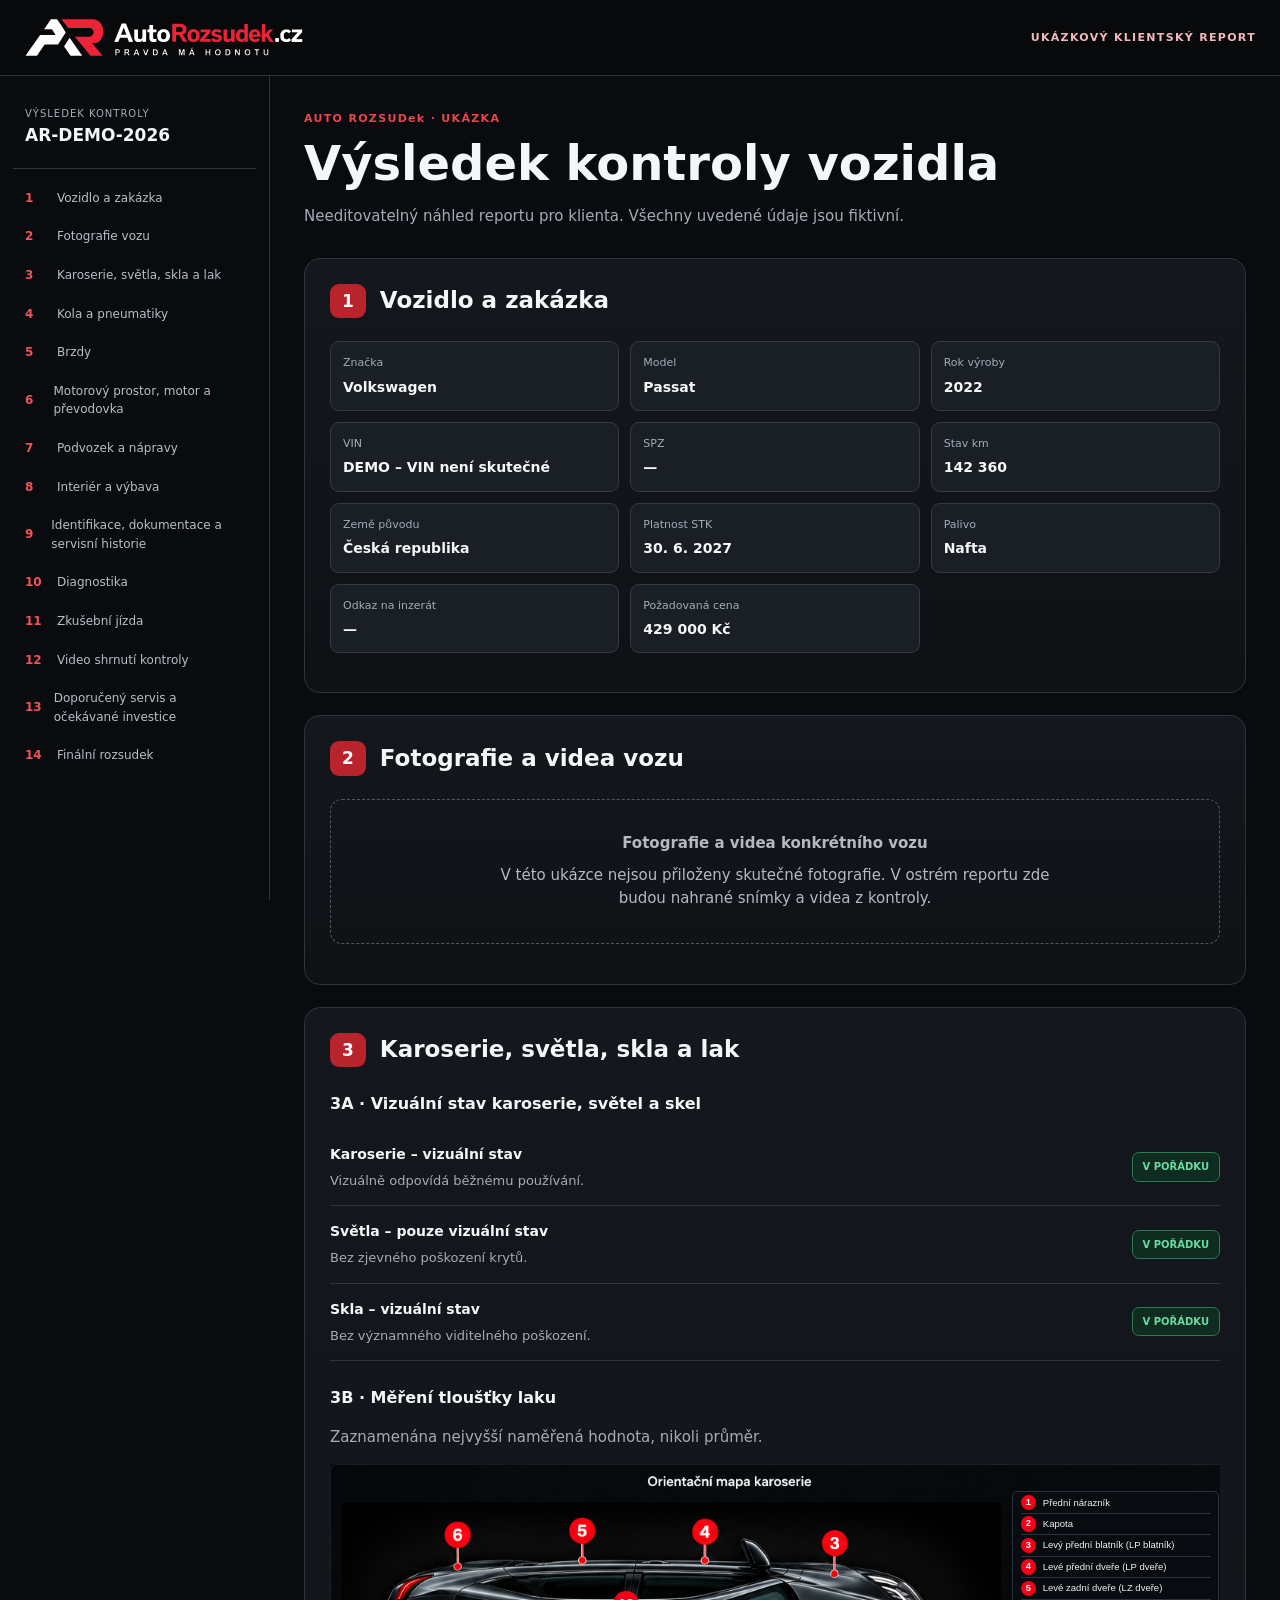
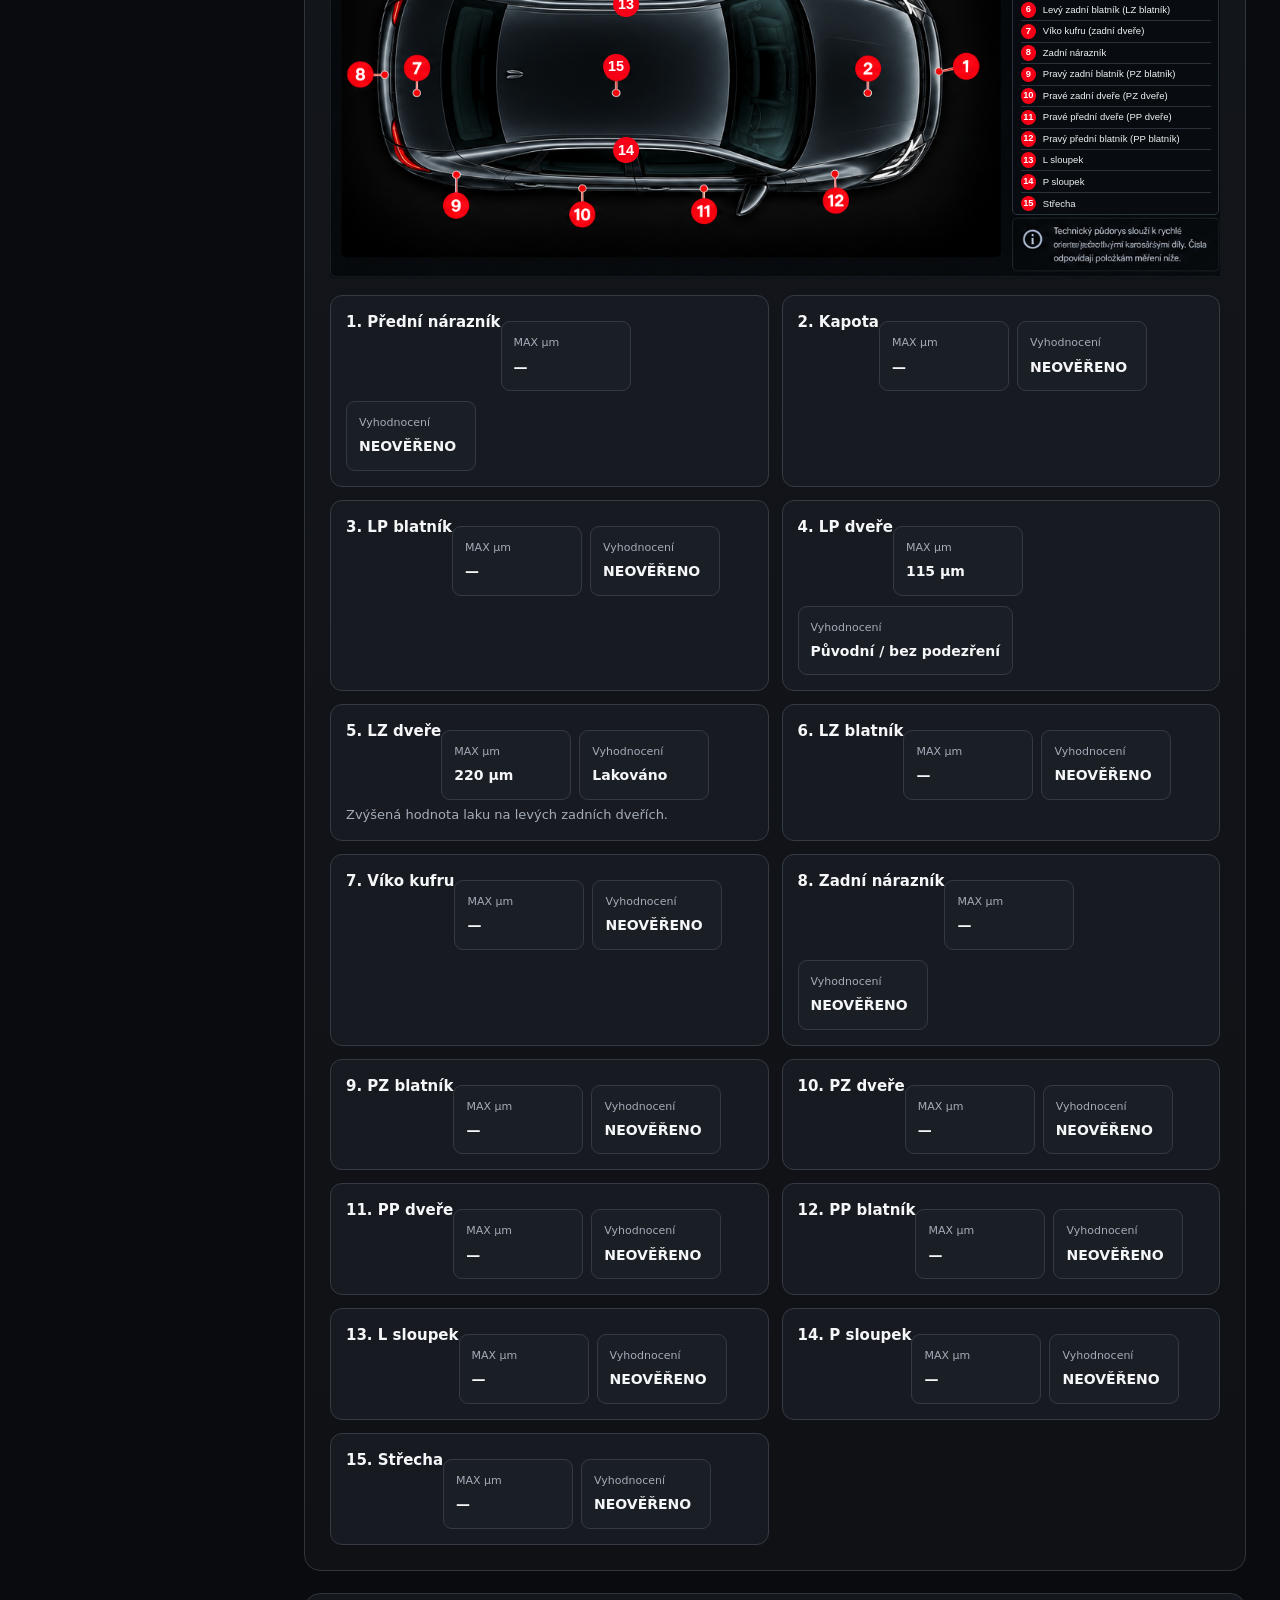
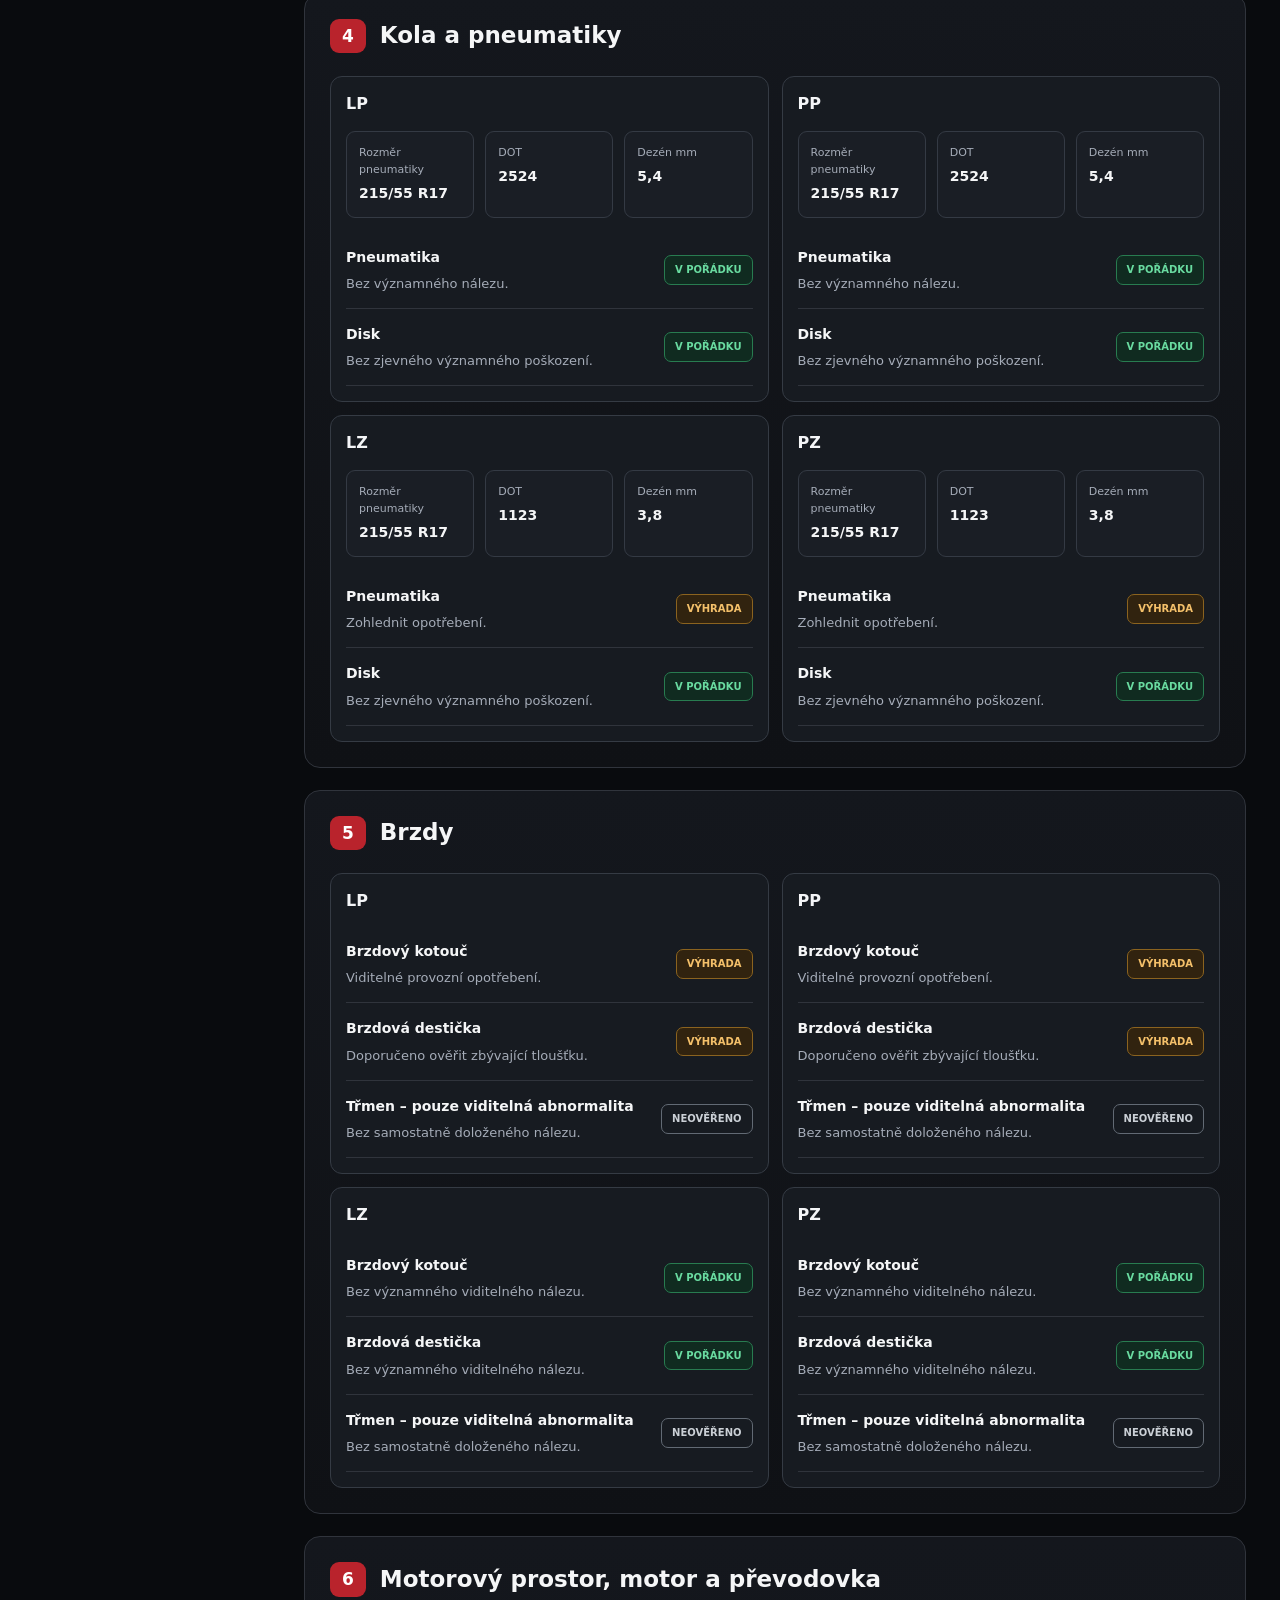
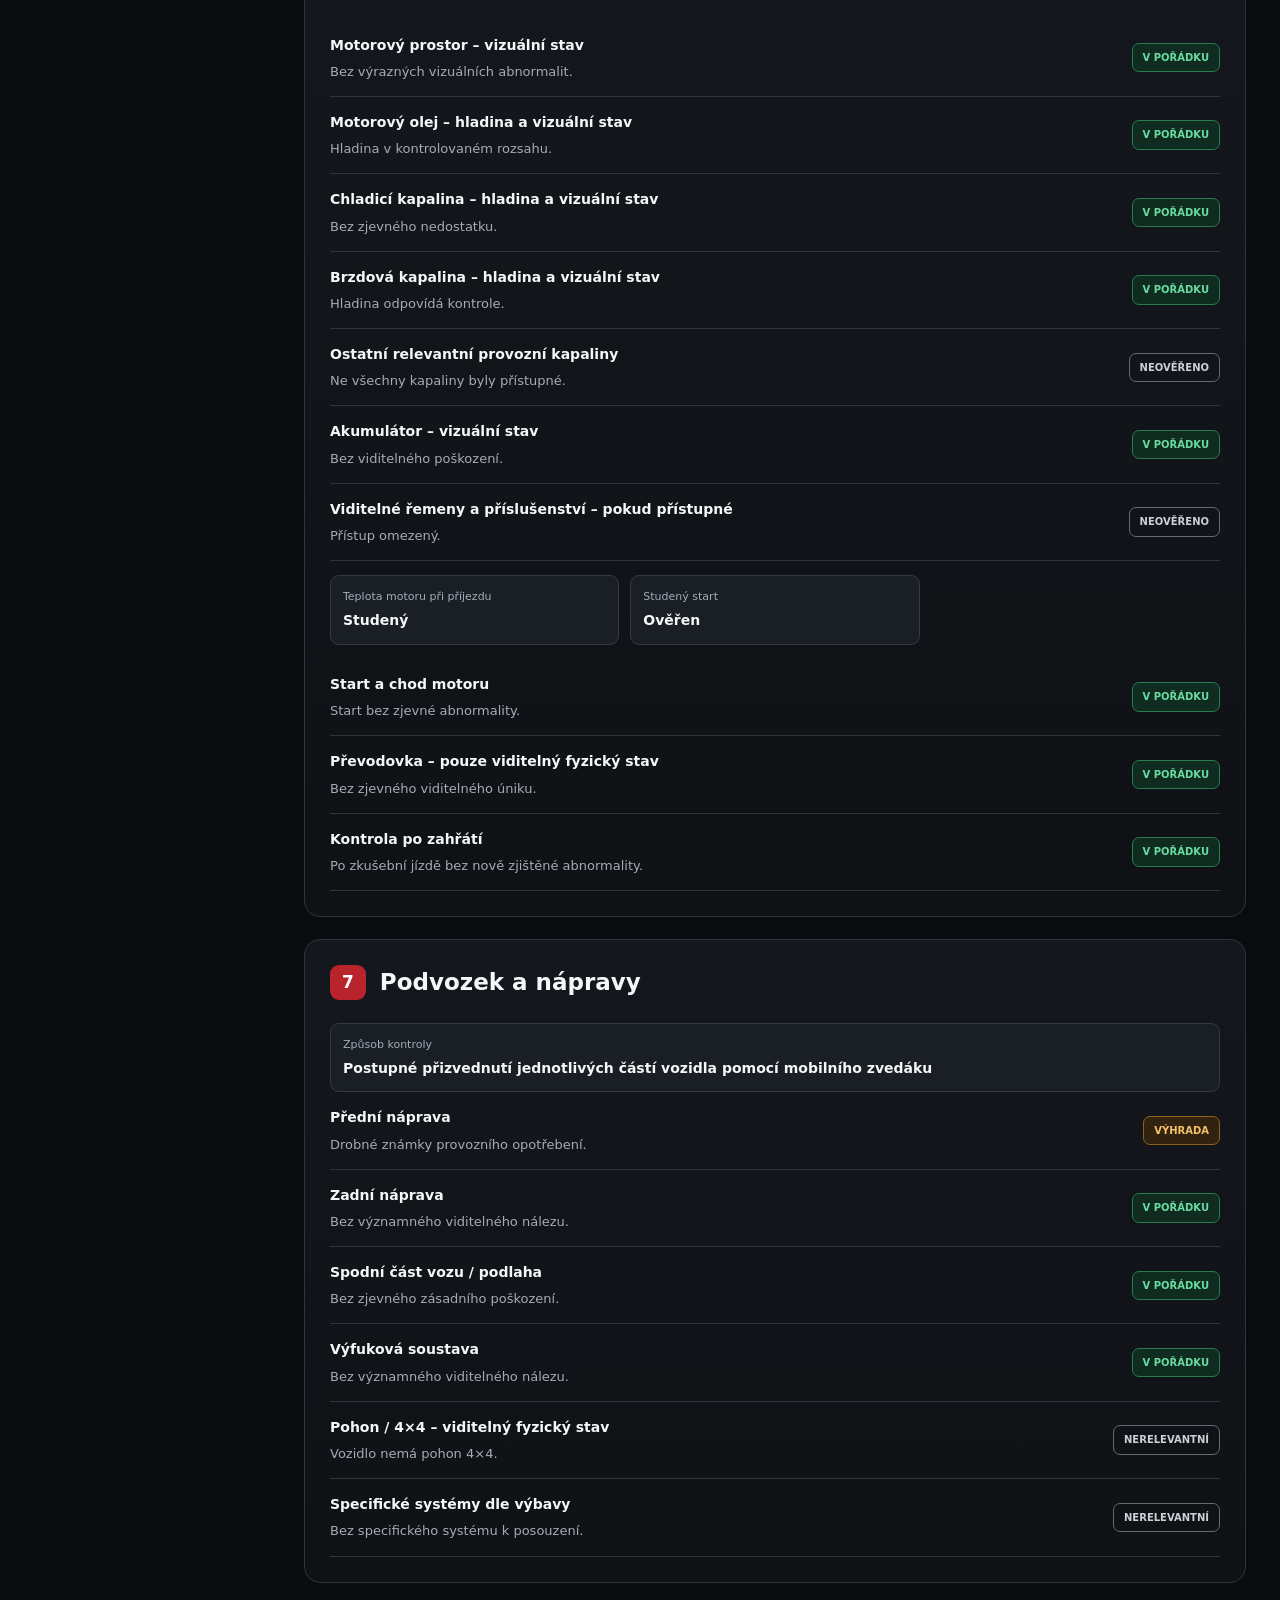
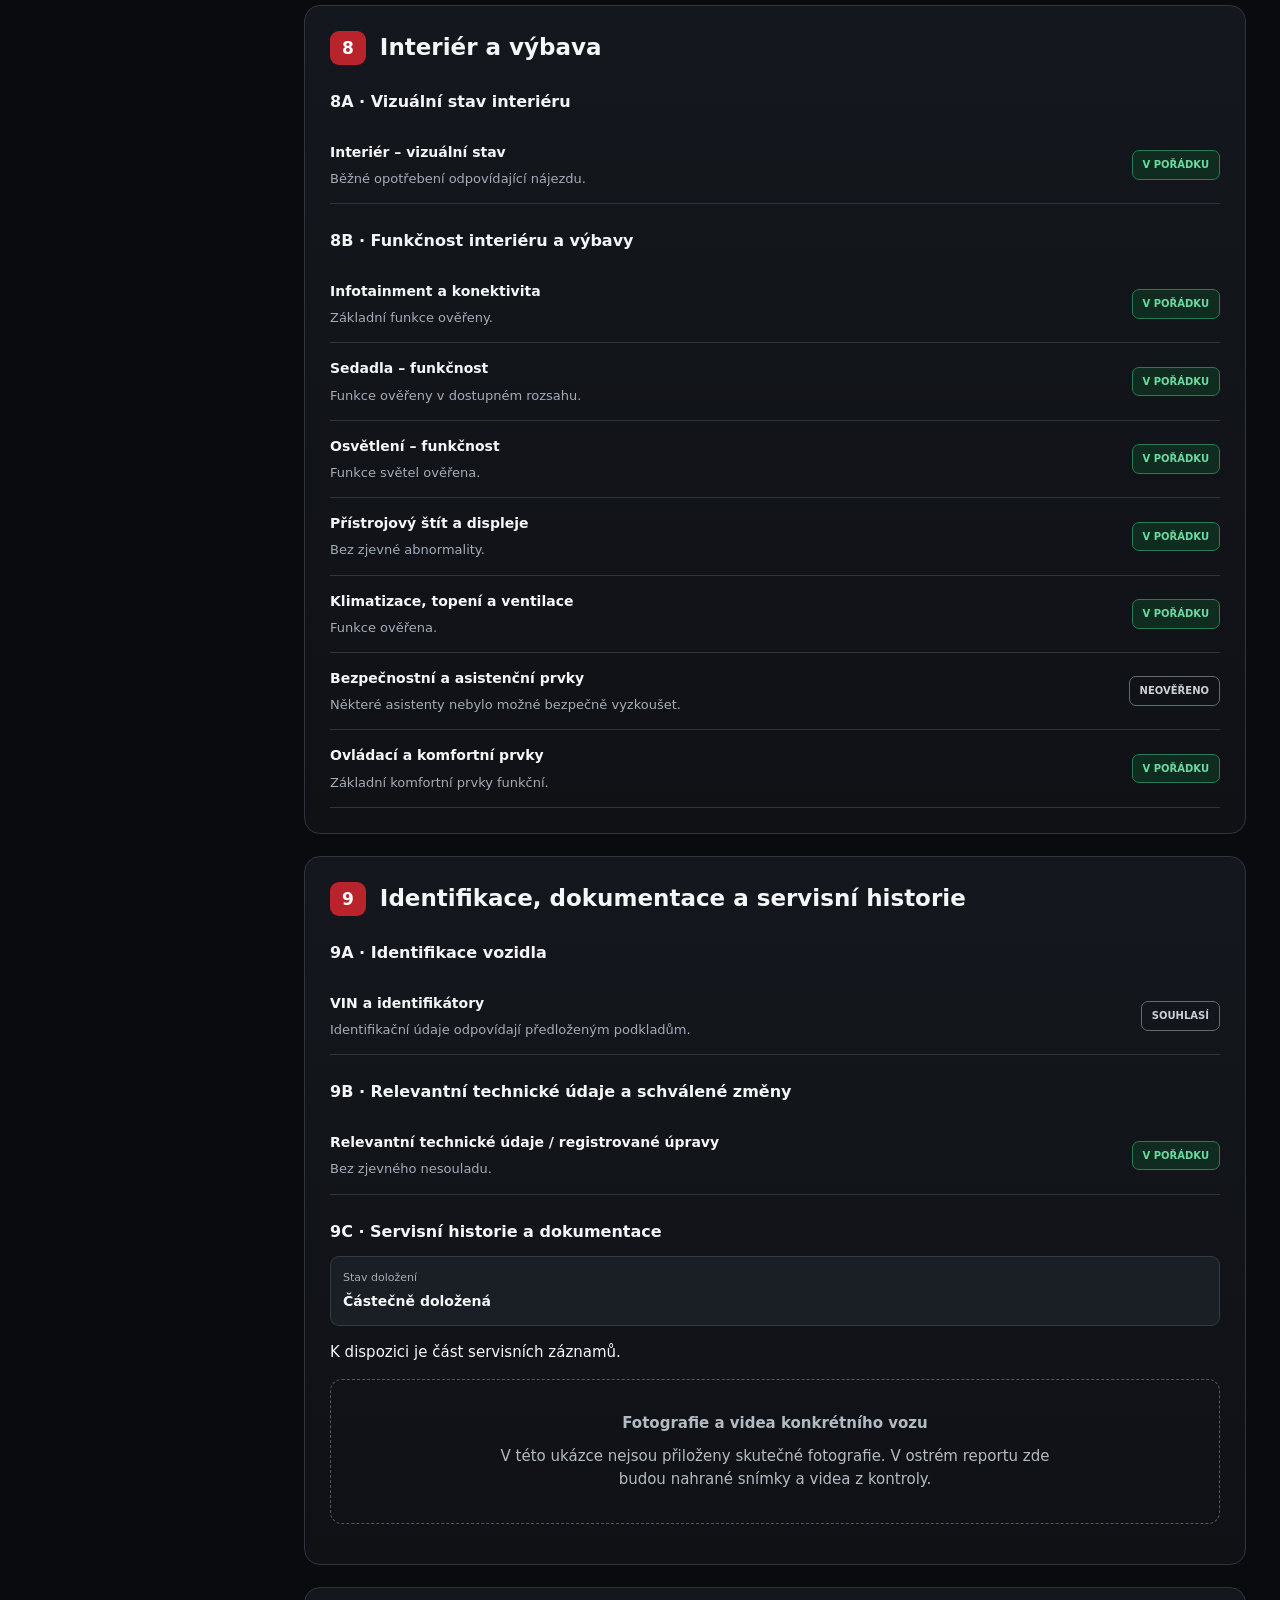
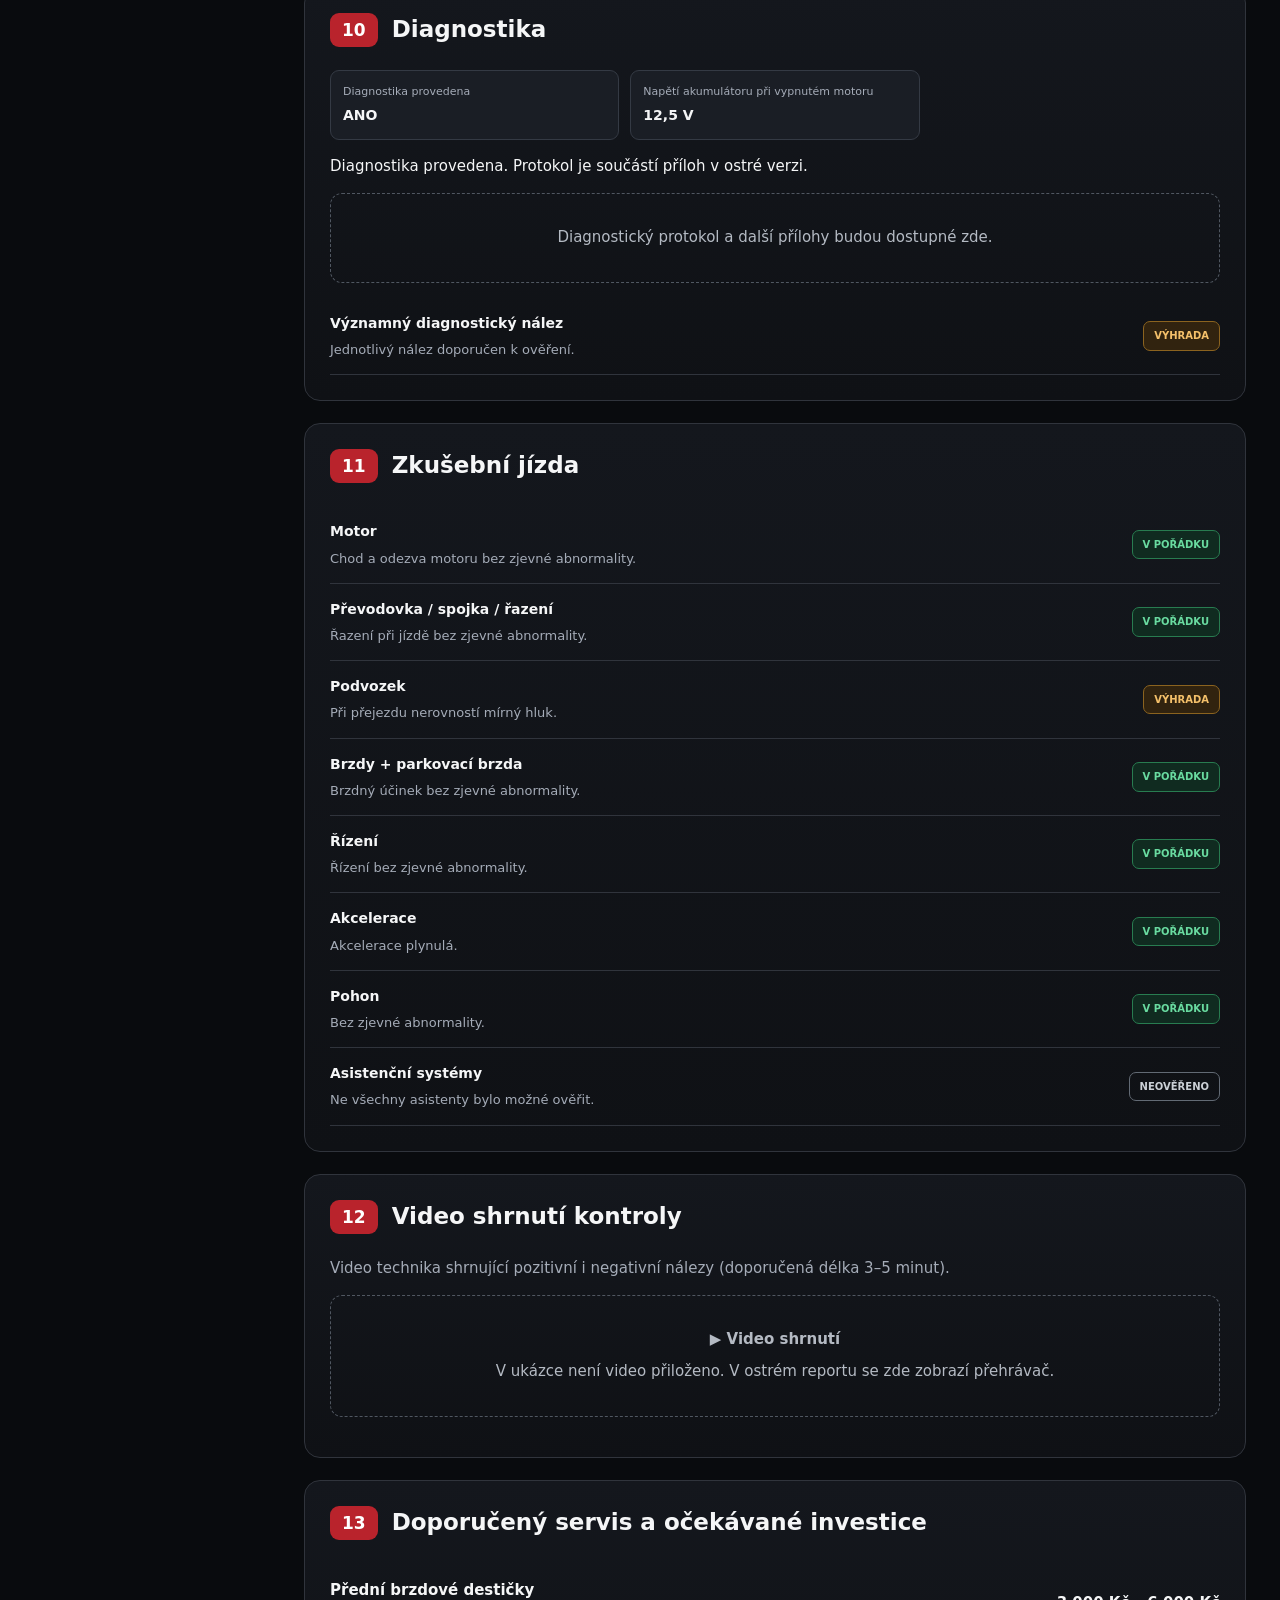
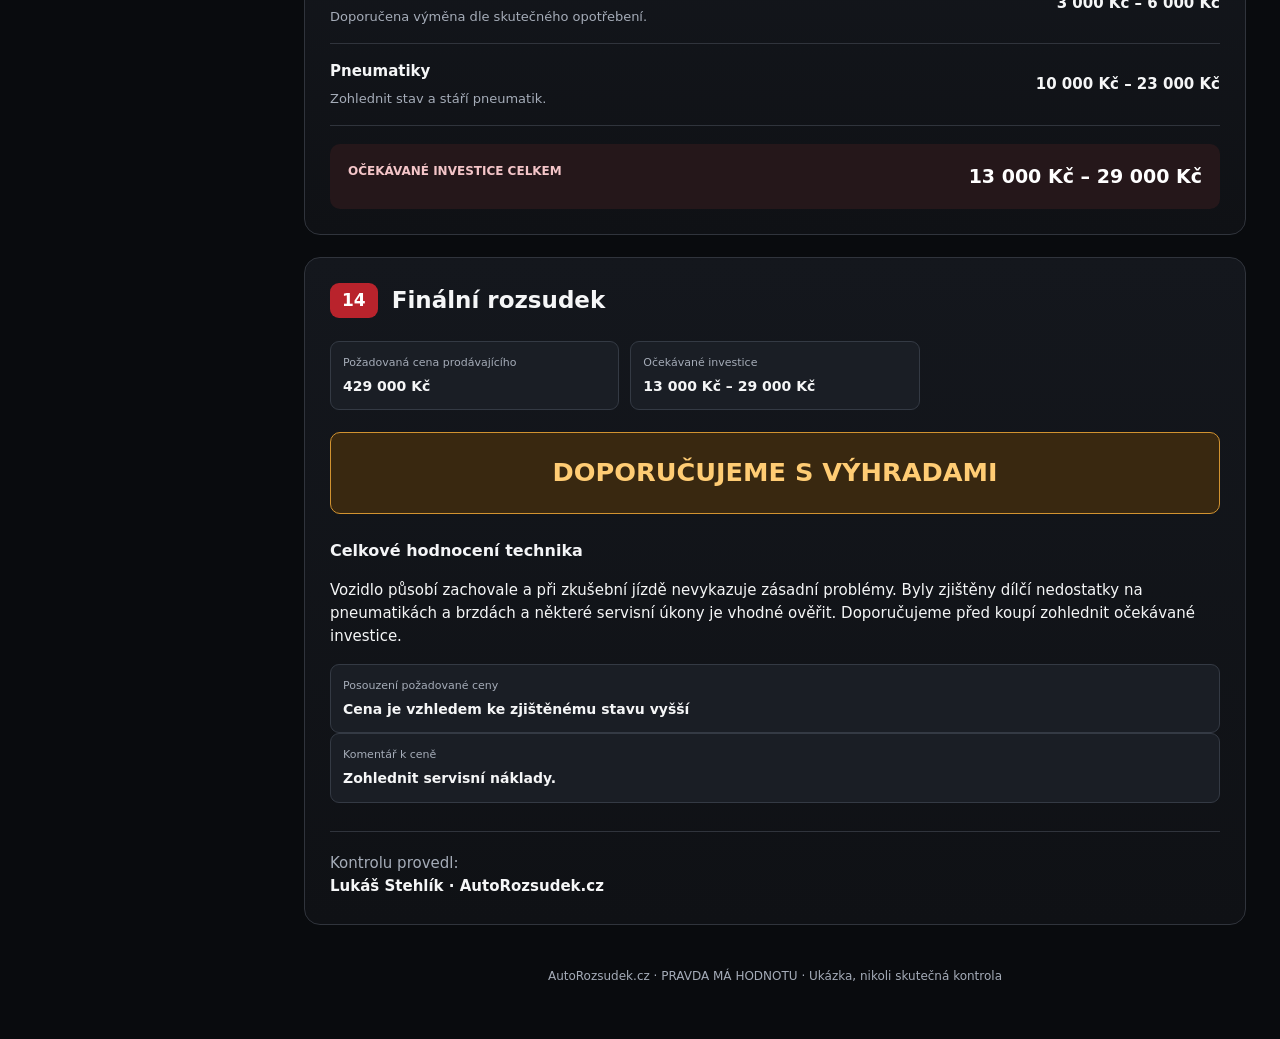
<file: kontrola/report.html>
<!doctype html><html lang="cs"><head><meta charset="utf-8"><meta name="viewport" content="width=device-width,initial-scale=1"><meta name="robots" content="noindex,nofollow"><title>Ukázka klientského reportu | AutoRozsudek.cz</title><link rel="stylesheet" href="./report.css"></head><body><header class="top"><img src="../assets/logo-autorozsudek-approved-final.svg" alt="AutoRozsudek.cz"><span>UKÁZKOVÝ KLIENTSKÝ REPORT</span></header><div class="shell"><aside><div class="navtitle">VÝSLEDEK KONTROLY<br><strong>AR-DEMO-2026</strong></div><nav id="nav"></nav></aside><main><div class="intro"><div class="eyebrow">AUTO ROZSUDek · UKÁZKA</div><h1>Výsledek kontroly vozidla</h1><p>Needitovatelný náhled reportu pro klienta. Všechny uvedené údaje jsou fiktivní.</p></div><div id="report"></div><footer>AutoRozsudek.cz · PRAVDA MÁ HODNOTU · Ukázka, nikoli skutečná kontrola</footer></main></div><script src="./report.js"></script></body></html>
</file>
<file: style.css>
:root{--bg:#070a0f;--panel:#10151c;--line:#2a313b;--text:#f4f6f8;--muted:#aab2bd;--red:#ef2337}*{box-sizing:border-box}html{scroll-behavior:smooth}body{margin:0;background:var(--bg);color:var(--text);font-family:Arial,Helvetica,sans-serif}a{text-decoration:none;color:inherit}.container{width:min(1460px,calc(100% - 48px));margin:auto}.topbar{position:sticky;top:0;z-index:50;background:rgba(7,10,15,.94);backdrop-filter:blur(16px);border-bottom:1px solid #202630}.nav{height:84px;display:flex;align-items:center;gap:30px}.logo{display:flex;align-items:center;gap:12px;min-width:260px}.logo-mark{width:52px;height:42px;display:grid;place-items:center;border:2px solid var(--red);border-radius:9px;font-weight:900;font-style:italic}.logo-text{font-size:23px;font-weight:900}.logo-text span{color:var(--red)}.logo-text small{font-size:15px}.nav nav{display:flex;gap:32px;margin-left:auto}.nav nav a{font-weight:700;color:#d8dde4}.btn{display:inline-flex;align-items:center;justify-content:center;padding:17px 23px;border-radius:8px;background:var(--red);border:1px solid var(--red);color:#fff;font-weight:900;text-transform:uppercase}.btn.small{padding:13px 17px;font-size:13px}.btn.outline{background:transparent;border-color:#4a5360}.btn.disabled{opacity:.42}.hero{background:radial-gradient(circle at 78% 35%,#1a2029 0,#0b0f15 43%,#070a0f 72%);border-bottom:1px solid var(--line)}.hero-grid{min-height:690px;display:grid;grid-template-columns:1.02fr 1fr;align-items:center;gap:38px;padding:70px 0}.eyebrow{color:#ff4c5b;font-size:13px;font-weight:900;letter-spacing:.22em;margin:0 0 20px}.hero h1,.dark h2,.light h2,.steps-sec h2,.cta h2{margin:0;letter-spacing:-.04em}.hero h1{font-size:clamp(52px,5.3vw,84px);line-height:.96}.hero h1 span,.light h2 span,.steps-sec h2 span{color:var(--red)}.hero h2{font-size:30px;margin:20px 0 10px}.lead{font-size:20px;line-height:1.55;color:#d2d7de;max-width:640px}.actions{display:flex;gap:12px;margin:30px 0 36px}.benefits{display:grid;grid-template-columns:repeat(3,1fr);gap:24px}.benefits div{padding-left:13px;border-left:2px solid var(--red)}.benefits b,.benefits span{display:block}.benefits span{margin-top:6px;color:var(--muted);font-size:14px}.hero-photo{position:relative;min-height:530px;border-radius:18px;overflow:hidden;border:1px solid #303844;background:radial-gradient(circle at 64% 45%,#232c37 0,#111821 38%,#090d12 75%)}.hero-photo img{width:100%;height:100%;object-fit:cover;position:absolute;inset:0}.hero-photo img[src="assets/hero.jpg"]{z-index:2}.fallback{position:absolute;inset:0;display:grid;place-items:center;color:#75808d;font-weight:800;letter-spacing:.08em}.handwritten{position:absolute;z-index:3;right:28px;bottom:30px;text-align:right;font-size:25px;line-height:1.12;font-style:italic;font-weight:700;transform:rotate(-4deg)}.dark{padding:74px 0 56px}.head{display:grid;grid-template-columns:1.1fr .9fr;gap:56px;align-items:end}.dark h2{font-size:58px}.sub{font-size:22px;color:#c5ccd5}.intro{max-width:560px;justify-self:end;color:#b7c0ca;font-size:18px;line-height:1.55}.map{position:relative;min-height:690px;margin-top:28px}.car-zone{position:absolute;width:min(760px,58vw);aspect-ratio:1.55/1;left:50%;top:52%;transform:translate(-50%,-50%);z-index:2}.car-zone img{width:100%;height:100%;object-fit:contain;filter:drop-shadow(0 25px 28px rgba(0,0,0,.55));position:relative;z-index:2}.car-fallback{position:absolute;inset:0;display:grid;place-items:center;text-align:center;border-radius:100px 150px 60px 55px;background:linear-gradient(180deg,#868d95,#383f47);color:#12161c;font-size:44px;font-weight:900;transform:scale(.78)}.car-fallback small{font-size:16px}.lines{position:absolute;width:calc(100% + 440px);height:calc(100% + 160px);left:-220px;top:-80px;overflow:visible;pointer-events:none;z-index:0}.lines polyline{fill:none;stroke:#ef3340;stroke-width:1.5;opacity:.74;vector-effect:non-scaling-stroke}.dot{position:absolute;width:27px;height:27px;border-radius:50%;border:1px solid #ff8992;background:rgba(239,35,55,.25);box-shadow:0 0 0 7px rgba(239,35,55,.08);cursor:pointer;z-index:6}.dot:after{content:"";position:absolute;inset:6px;background:var(--red);border-radius:50%;box-shadow:0 0 15px rgba(239,35,55,.85)}.d1{left:29%;top:36%}.d2{left:26%;top:49%}.d3{left:28%;top:62%}.d4{left:63%;top:30%}.d5{left:76%;top:49%}.d6{left:73%;top:65%}.d7{left:51%;top:75%}.card{position:absolute;width:275px;padding:18px 20px;border:1px solid #343d48;border-radius:11px;background:linear-gradient(145deg,#121821,#0d1218);transition:.18s;z-index:3}.card b,.card span{display:block}.card b{font-size:18px;margin-bottom:8px}.card span{font-size:14px;line-height:1.45;color:#aeb6c2}.card.active{border-color:var(--red);box-shadow:0 16px 42px rgba(0,0,0,.35)}.left{left:0}.right{right:0}.c1,.c4{top:78px}.c2,.c5{top:233px}.c3,.c6{top:388px}.bottom{left:50%;bottom:0;transform:translateX(-50%);width:330px}.note{text-align:center;color:#7d8793;font-size:13px}.light{background:#f4f5f7;color:#0b0d11;padding:70px 0}.why,.report{display:grid;grid-template-columns:.85fr 1.15fr;gap:70px;align-items:center}.light h2{font-size:52px;line-height:.98}.light p{font-size:18px;line-height:1.6;color:#39414b}.risk{display:grid;grid-template-columns:repeat(4,1fr);gap:16px}.risk article{min-height:178px;padding:24px 18px;border-radius:12px;background:#fff;box-shadow:0 10px 30px rgba(20,25,33,.07)}.risk b,.risk span{display:block}.risk b{font-size:17px;margin-bottom:12px}.risk span{color:#59616b;line-height:1.5}.steps-sec{padding:74px 0;border-bottom:1px solid var(--line)}.steps-sec h2{font-size:56px;line-height:.98}.steps{display:grid;grid-template-columns:repeat(4,1fr);gap:18px;margin-top:42px}.steps article{min-height:190px;padding:28px;border:1px solid #313944;border-radius:12px;background:#0e131a}.steps em{font-style:normal;color:var(--red);font-size:36px;font-weight:900}.steps b,.steps span{display:block}.steps b{font-size:20px;margin:18px 0 10px}.steps span{color:#aeb6c2;line-height:1.5}.report{grid-template-columns:1fr 1fr}.verdicts{display:grid;gap:14px}.verdict{padding:20px 22px;border-radius:14px;background:#fff;border-left:8px solid;box-shadow:0 10px 28px rgba(0,0,0,.06)}.verdict b,.verdict span{display:block}.verdict span{color:#5d6671;margin-top:6px}.good{border-color:#1f9d55}.warn{border-color:#e7a316}.bad{border-color:#d33b3b}.cta{padding:78px 0}.cta-row{display:flex;align-items:center;justify-content:space-between;gap:40px}.cta h2{font-size:54px}.cta p{font-size:18px;color:#b4bcc7}footer{border-top:1px solid var(--line);padding:28px 0;color:#87909c}@media(max-width:1100px){.nav nav{display:none}.hero-grid{grid-template-columns:1fr}.hero-photo{display:none}.head,.why,.report{grid-template-columns:1fr}.risk{grid-template-columns:repeat(2,1fr)}.intro{justify-self:start}.map{min-height:1040px}.car-zone{top:300px;width:min(760px,90vw)}.lines{display:none}.card{width:47%}.c1,.c4{top:610px}.c2,.c5{top:745px}.c3,.c6{top:880px}.bottom{display:none}}@media(max-width:700px){.container{width:min(100% - 28px,1460px)}.nav{height:70px}.logo{min-width:0}.logo-text{font-size:18px}.btn.small{display:none}.hero-grid{min-height:auto;padding:54px 0}.hero h1{font-size:50px}.hero h2{font-size:25px}.lead{font-size:17px}.actions{flex-direction:column}.benefits{grid-template-columns:1fr}.dark h2,.light h2,.steps-sec h2,.cta h2{font-size:42px}.map{min-height:auto;padding-top:410px}.car-zone{top:205px;width:100%}.card{position:relative;left:auto!important;right:auto!important;top:auto!important;bottom:auto!important;transform:none!important;width:100%;margin:12px 0}.risk,.steps{grid-template-columns:1fr}.cta-row{display:block}}


/* ===== AutoRozsudek v2 – horní část ===== */
.topbar{background:rgba(5,8,12,.96);box-shadow:0 10px 28px rgba(0,0,0,.18)}
.nav{height:80px}
.logo{min-width:310px;gap:14px}
.logo-mark{width:64px;height:46px;border:none;border-radius:0;display:flex;align-items:center;justify-content:center;gap:0;font-weight:1000;font-style:italic;letter-spacing:-6px;transform:skewX(-10deg)}
.logo-mark i{font-style:normal;font-size:41px;line-height:1;font-weight:1000}.logo-mark i:first-child{color:#fff}.logo-mark i:last-child{color:var(--red);margin-left:-8px}
.logo-text{position:relative;display:inline-block;padding-bottom:14px;font-size:23px;letter-spacing:-.03em}.logo-text em{position:absolute;left:1px;bottom:0;font-style:normal;font-size:8px;letter-spacing:.28em;color:#f4f4f4;white-space:nowrap}
.nav nav{gap:28px}.nav nav a{position:relative;font-size:14px}.nav nav a:after{content:"";position:absolute;left:0;right:0;bottom:-11px;height:2px;background:var(--red);transform:scaleX(0);transition:.2s ease}.nav nav a:hover:after{transform:scaleX(1)}
.hero{position:relative;background:#06090d}.hero:before{content:"";position:absolute;inset:0;background:linear-gradient(90deg,rgba(5,8,12,1) 0%,rgba(5,8,12,.98) 32%,rgba(5,8,12,.82) 49%,rgba(5,8,12,.16) 68%,rgba(5,8,12,.04) 100%);pointer-events:none;z-index:1}
.hero-grid{position:relative;z-index:2;min-height:690px;grid-template-columns:.92fr 1.08fr;gap:0;padding:0;max-width:none;width:100%}
.hero-copy{position:relative;z-index:3;padding:80px max(24px,calc((100vw - 1460px)/2)) 70px;padding-right:48px;display:flex;flex-direction:column;justify-content:center}
.hero h1{font-size:clamp(56px,5.15vw,82px);line-height:.9;max-width:720px}.hero h2{font-size:31px;font-weight:500;margin:24px 0 10px}.hero h2 strong{font-weight:900}.lead{max-width:650px;font-size:18px}
.hero-actions{margin:26px 0 36px}.btn{border-radius:7px;box-shadow:0 8px 22px rgba(239,35,55,.16)}.btn.outline{box-shadow:none;border-color:#68717d}
.benefits{max-width:680px;gap:32px}.benefits div{border-left:0;padding-left:42px;position:relative}.benefits div:before{content:"✓";position:absolute;left:0;top:0;width:27px;height:27px;border:2px solid #fff;border-radius:50%;display:grid;place-items:center;font-size:14px;font-weight:900}
.hero-photo{position:relative;min-height:690px;border-radius:0;border:none;overflow:hidden;background:#0a0f15}.hero-photo:after{content:"";position:absolute;inset:0;background:linear-gradient(90deg,rgba(5,8,12,.88) 0%,rgba(5,8,12,.25) 22%,rgba(5,8,12,0) 48%),linear-gradient(0deg,rgba(5,8,12,.42),rgba(5,8,12,0) 35%)}
.hero-photo img{display:block!important;position:absolute;inset:0;width:100%;height:100%;object-fit:cover;object-position:center center;filter:contrast(1.04) saturate(.9) brightness(.9)}.hero-placeholder{display:none!important}
.handwritten{z-index:4;right:42px;bottom:48px;font-size:27px;text-shadow:0 2px 10px rgba(0,0,0,.55)}.handwritten:after{content:"";position:absolute;width:220px;height:4px;background:var(--red);right:-12px;bottom:-18px;transform:rotate(-6deg);box-shadow:0 8px 0 rgba(239,35,55,.55)}
@media(max-width:1100px){.logo{min-width:260px}.hero-grid{grid-template-columns:1fr}.hero-copy{padding:70px max(24px,calc((100vw - 960px)/2))}.hero-photo{display:block;min-height:460px}.hero:before{background:linear-gradient(180deg,#06090d 0,#06090d 53%,rgba(6,9,13,.12) 72%,rgba(6,9,13,0) 100%)}}
@media(max-width:700px){.logo-mark{width:48px;height:38px}.logo-mark i{font-size:31px}.logo-text{font-size:17px}.logo-text em{font-size:6px}.hero-copy{padding:48px 18px 42px}.hero-photo{min-height:360px}.handwritten{font-size:19px;right:18px;bottom:28px}}


/* ===== AutoRozsudek V3 ===== */
.logo{
  display:flex;
  align-items:center;
  width:330px;
  min-width:260px;
}
.logo img{
  display:block;
  width:100%;
  max-width:330px;
  height:auto;
}
.logo-mark,.logo-text{display:none!important}

.nav{
  gap:24px;
}
.nav nav{
  gap:22px;
  flex:1;
  justify-content:center;
}
.nav nav a{
  font-size:13px;
  white-space:nowrap;
}
.btn.small{
  white-space:nowrap;
  padding:14px 18px;
}

.hero-photo .fallback{display:none!important}
.benefits{
  grid-template-columns:repeat(3,minmax(0,1fr));
}
.benefits div:nth-child(3) b{
  font-size:15px;
}

.risk article{
  position:relative;
  padding:30px 22px 26px;
  text-align:center;
  border-radius:18px;
}
.risk article i{
  width:58px;height:58px;
  margin:0 auto 18px;
  border-radius:50%;
  display:grid;
  place-items:center;
  background:rgba(239,35,55,.10);
  color:var(--red);
  font-style:normal;
  font-size:27px;
}
.risk article b{
  display:block;
  margin-bottom:10px;
}

.steps{
  position:relative;
}
.steps:before{
  content:"";
  position:absolute;
  top:54px;
  left:8%;
  right:8%;
  height:1px;
  background:linear-gradient(90deg,transparent,#ef2337 12%,#ef2337 88%,transparent);
  opacity:.65;
}
.steps article{
  position:relative;
  z-index:1;
}
.steps article em{
  box-shadow:0 0 0 8px #080c11;
}

.references-sec{
  background:#080c11;
  color:#fff;
  padding:92px 0;
  border-top:1px solid #222b36;
}
.section-heading{
  display:grid;
  grid-template-columns:1fr 1fr;
  gap:60px;
  align-items:end;
  margin-bottom:44px;
}
.section-heading h2,.about-sec h2,.faq-sec h2{
  margin:0;
  font-size:clamp(42px,5vw,68px);
  line-height:.95;
}
.section-heading>p{
  color:#aeb7c3;
  max-width:610px;
  justify-self:end;
  font-size:17px;
  line-height:1.6;
}
.references-grid{
  display:grid;
  grid-template-columns:repeat(3,1fr);
  gap:20px;
}
.reference-card{
  padding:28px;
  min-height:220px;
  border:1px solid #29323e;
  border-radius:16px;
  background:#0d1218;
  display:flex;
  flex-direction:column;
}
.reference-card .stars{
  color:#ef2337;
  letter-spacing:4px;
  margin-bottom:22px;
}
.reference-card p{
  color:#d6dbe2;
  line-height:1.65;
  flex:1;
}
.reference-card b{
  margin-top:18px;
  color:#fff;
}
.placeholder-review{opacity:.78}

.about-sec{
  background:#f4f5f7;
  color:#0b0e13;
  padding:100px 0;
}
.about-grid{
  display:grid;
  grid-template-columns:1.1fr .9fr;
  gap:90px;
  align-items:start;
}
.about-copy h2 span{color:var(--red)}
.about-copy>p:not(.eyebrow){
  max-width:700px;
  font-size:18px;
  line-height:1.65;
  color:#444d58;
}
.about-points{
  display:grid;
  gap:14px;
}
.about-points>div{
  position:relative;
  background:#fff;
  border-radius:16px;
  padding:25px 25px 25px 84px;
  box-shadow:0 15px 40px rgba(15,22,30,.08);
}
.about-points strong{
  position:absolute;
  left:24px;top:24px;
  color:var(--red);
  font-size:28px;
}
.about-points b{
  display:block;
  font-size:19px;
  margin-bottom:7px;
}
.about-points span{
  color:#59636f;
  line-height:1.5;
}

.faq-sec{
  background:#080c11;
  color:#fff;
  padding:95px 0;
}
.faq-wrap{
  display:grid;
  grid-template-columns:.75fr 1.25fr;
  gap:80px;
}
.faq-list details{
  border-top:1px solid #2b343e;
  padding:24px 0;
}
.faq-list details:last-child{
  border-bottom:1px solid #2b343e;
}
.faq-list summary{
  cursor:pointer;
  font-size:20px;
  font-weight:800;
  list-style:none;
  position:relative;
  padding-right:40px;
}
.faq-list summary::-webkit-details-marker{display:none}
.faq-list summary:after{
  content:"+";
  position:absolute;
  right:4px;top:-4px;
  color:var(--red);
  font-size:30px;
}
.faq-list details[open] summary:after{content:"–"}
.faq-list p{
  color:#aeb7c3;
  line-height:1.7;
  max-width:760px;
  padding-right:40px;
}

@media(max-width:1180px){
  .nav nav a:nth-child(5),
  .nav nav a:nth-child(6){display:none}
  .logo{width:270px}
}
@media(max-width:900px){
  .section-heading,.about-grid,.faq-wrap{grid-template-columns:1fr;gap:32px}
  .references-grid{grid-template-columns:1fr}
  .section-heading>p{justify-self:start}
  .nav nav{display:none}
  .logo{width:260px}
}
@media(max-width:700px){
  .logo{width:220px;min-width:190px}
  .btn.small{font-size:11px;padding:11px 12px}
  .benefits{grid-template-columns:1fr;gap:16px}
  .references-sec,.about-sec,.faq-sec{padding:64px 0}
}

/* ===== LOGO FIX — schválená původní varianta ===== */
.logo{
  display:flex !important;
  align-items:center !important;
  width:auto !important;
  min-width:0 !important;
  flex:0 0 auto !important;
}
.logo img{
  display:block !important;
  width:315px !important;
  max-width:30vw !important;
  height:auto !important;
  object-fit:contain !important;
}
.logo-mark,
.logo-text{
  display:none !important;
}
@media (max-width:900px){
  .logo img{width:265px !important; max-width:48vw !important;}
}
@media (max-width:600px){
  .logo img{width:220px !important; max-width:55vw !important;}
}
</file>
<file: kontrola/kontrola.css>
:root{--bg:#08090b;--panel:#111318;--panel2:#171a20;--line:#292d35;--text:#f5f6f7;--muted:#9298a3;--red:#e1262f;--orange:#f0a21a;--green:#35b46f}*{box-sizing:border-box}html{scroll-behavior:smooth}body{margin:0;background:var(--bg);color:var(--text);font-family:Inter,ui-sans-serif,-apple-system,BlinkMacSystemFont,"Segoe UI",sans-serif}.topbar{height:76px;position:sticky;top:0;z-index:30;display:flex;align-items:center;justify-content:space-between;padding:12px 24px;background:rgba(8,9,11,.94);border-bottom:1px solid var(--line);backdrop-filter:blur(16px)}.logo{width:280px;max-width:58vw;height:48px;object-fit:contain;object-position:left center}.draft{display:flex;align-items:center;gap:8px;color:var(--muted);font-size:13px}.dot{width:8px;height:8px;border-radius:50%;background:var(--green)}.app-shell{display:grid;grid-template-columns:270px minmax(0,1fr);max-width:1500px;margin:auto}.sidebar{position:sticky;top:76px;height:calc(100vh - 76px);padding:24px 14px;border-right:1px solid var(--line);overflow:auto}.inspection-id{padding:10px 12px 20px;border-bottom:1px solid var(--line);margin-bottom:12px}.inspection-id small{display:block;color:var(--muted);font-size:10px;letter-spacing:.16em}.inspection-id strong{display:block;margin-top:4px;font-size:18px}.sidebar a{display:flex;gap:10px;align-items:center;color:#b8bdc5;text-decoration:none;padding:10px 12px;border-radius:9px;font-size:12px}.sidebar a:hover{background:var(--panel2);color:#fff}.nav-num{color:#666d78;width:22px}.content{padding:34px;max-width:1160px;width:100%;margin:auto}.hero-panel{display:flex;align-items:flex-end;justify-content:space-between;gap:20px;margin:5px 0 30px}.eyebrow{color:var(--red);font-weight:800;letter-spacing:.14em;font-size:11px}.hero-panel h1{font-size:clamp(30px,4vw,52px);margin:8px 0}.hero-panel p,.muted{color:var(--muted);line-height:1.55}.hero-panel p{margin:0;max-width:700px}.card{background:linear-gradient(180deg,#121419,#0e1014);border:1px solid var(--line);border-radius:16px;padding:24px;margin:0 0 22px;scroll-margin-top:100px}.section-heading{display:flex;align-items:center;justify-content:space-between;gap:15px;margin-bottom:22px}.section-heading>div{display:flex;align-items:center;gap:12px}.section-heading h2{font-size:21px;margin:0}.step{display:grid;place-items:center;width:34px;height:34px;border-radius:8px;background:#20232a;font-size:12px;font-weight:800}.required,.optional{font-size:9px;letter-spacing:.13em;color:#8d939d}.grid{display:grid;gap:14px;margin-bottom:14px}.cols-3{grid-template-columns:repeat(3,1fr)}.cols-2{grid-template-columns:repeat(2,1fr)}label{display:flex;flex-direction:column;gap:7px;color:#b8bdc5;font-size:12px;font-weight:650;margin-bottom:14px}input,textarea,select{width:100%;border:1px solid #30343d;background:#090b0e;color:#fff;border-radius:9px;padding:12px 13px;font:inherit;outline:none}input:focus,textarea:focus,select:focus{border-color:#646b78;box-shadow:0 0 0 3px rgba(255,255,255,.04)}textarea{resize:vertical;min-height:64px}.upload-box{min-height:125px;border:1px dashed #424752;border-radius:12px;display:grid;place-items:center;align-content:center;gap:7px;cursor:pointer;text-align:center;background:#0a0c0f}.upload-box.small{min-height:100px}.upload-box input,.mini-upload input{display:none}.upload-box strong{font-size:15px;color:#fff}.upload-box span{color:var(--muted);font-weight:400}.photo-list,.media-files{display:flex;flex-wrap:wrap;gap:8px;margin-top:9px}.photo-pill{padding:7px 9px;border:1px solid var(--line);border-radius:8px;color:#c4c8cf;font-size:10px}.finding-media{display:flex;align-items:flex-start;gap:10px;flex-wrap:wrap;margin-top:5px}.mini-upload{margin:0;display:inline-flex;cursor:pointer}.mini-upload span{border:1px dashed #515762;border-radius:8px;padding:9px 12px;color:#d6dae0;background:#11151a;font-size:11px}.mini-upload:hover span{border-color:#858c97;background:#181d23}.status-row{display:grid;grid-template-columns:repeat(5,1fr);gap:7px;margin:10px 0 13px}.status-row button,.verdict-picker button,.ghost,.report-btn,.remove-investment{border:1px solid #343944;background:#15181e;color:#d5d8dd;border-radius:9px;padding:11px 10px;font-weight:800;font-size:10px;cursor:pointer}.status-row button.active{outline:2px solid #fff;outline-offset:1px}.status-row .ok.active{background:#173b29}.status-row .warn.active{background:#4b3613}.status-row .bad.active{background:#481b20}.status-row .unknown.active{background:#30343c}.status-row .na.active{background:#25272c}.check-point{border:1px solid var(--line);background:#0b0d10;border-radius:12px;padding:16px;margin:10px 0}.check-point h3{margin:0;font-size:14px}.subhead{display:flex;justify-content:space-between;gap:12px;align-items:center;margin:24px 0 12px;padding:12px 14px;border-left:3px solid var(--red);background:#17191e;border-radius:0 8px 8px 0}.subhead:first-child{margin-top:0}.subhead span{color:var(--muted);font-size:11px}.paint-grid,.wheel-grid{display:grid;grid-template-columns:repeat(2,1fr);gap:10px}.paint-part,.wheel{border:1px solid var(--line);border-radius:12px;padding:14px;background:#0b0d10}.paint-part>b{font-size:12px}.paint-fields{display:grid;grid-template-columns:110px 1fr;gap:10px;margin-top:12px}.wheel h3{text-align:center;margin:3px 0 12px}.brake-icon{text-align:center;font-size:48px;color:#777f8a}.wheel-visual-grid{display:grid;grid-template-columns:repeat(4,1fr);gap:10px;margin:18px 0 20px}.tire-visual{min-width:0;text-align:center;border:1px solid #323741;background:radial-gradient(circle at 50% 30%,#20242b,#0a0c0f 70%);border-radius:14px;padding:14px 8px 12px}.tire-visual>b{display:block;margin:8px 0 5px;font-size:13px}.tire-ring{width:112px;height:112px;margin:auto;border-radius:50%;background:radial-gradient(circle,#16191e 0 30%,#626873 31% 34%,#181b20 35% 55%,#050607 56% 69%,#2b2f35 70% 76%,#090a0c 77%);display:grid;place-items:center;box-shadow:inset 0 0 0 3px #15181d,0 8px 20px rgba(0,0,0,.35)}.rim{width:61px;height:61px;border-radius:50%;position:relative;background:radial-gradient(circle,#111 0 8%,#8d939b 9% 14%,#262a30 15% 27%,#777d85 28% 31%,#1a1d22 32%)}.rim i{position:absolute;left:28px;top:4px;width:5px;height:25px;background:linear-gradient(#aeb3b9,#3c4148);transform-origin:2.5px 27px;border-radius:3px}.rim i:nth-child(2){transform:rotate(72deg)}.rim i:nth-child(3){transform:rotate(144deg)}.rim i:nth-child(4){transform:rotate(216deg)}.rim i:nth-child(5){transform:rotate(288deg)}.rim span{position:absolute;width:9px;height:9px;border-radius:50%;background:#b6bbc1;left:26px;top:26px}.visual-values>span{display:block;font-weight:800;font-size:13px}.visual-values small{display:block;color:#9298a3;margin-top:3px}.visual-values em{font-style:normal;color:#dce0e5}.tread-line{margin:8px auto 0;width:86%;position:relative;border-top:1px solid #555c66;padding-top:5px}.tread-line i{position:absolute;left:50%;top:-5px;height:10px;border-left:1px solid #9299a3}.tread-line strong{font-size:11px;color:#f2f3f4}.checkline{flex-direction:row;align-items:center;border:1px solid var(--line);border-radius:10px;padding:13px;background:#0b0d10}.checkline input{width:auto;margin:0}.safety-note,.reminder{padding:14px 16px;border-radius:10px;margin-bottom:14px;display:flex;flex-direction:column;gap:4px}.safety-note{background:#171b21;border:1px solid #303640;color:#c7cbd1;font-size:12px}.reminder{background:#302510;border:1px solid #6a4b15}.reminder b{color:#ffc45c;font-size:11px}.investment-row{border:1px solid var(--line);background:#0b0d10;border-radius:12px;padding:15px;margin-bottom:10px}.remove-investment{color:#d5a1a4;border-color:#54282c;background:transparent}.total-box,.final-auto{margin-top:16px;border:1px solid #3b4049;background:#171a20;border-radius:12px;padding:18px;display:flex;justify-content:space-between;align-items:center;gap:10px}.total-box span,.final-auto span{font-size:11px;letter-spacing:.1em;color:#aeb3bc}.total-box strong,.final-auto strong{font-size:22px}.final-auto{margin:0 0 18px;flex-wrap:wrap}.final-auto small{width:100%;color:var(--muted)}.ghost{background:transparent}.ghost.danger{color:#d5a1a4;border-color:#54282c}.verdict-picker{display:grid;grid-template-columns:repeat(3,1fr);gap:10px;margin-bottom:18px}.verdict-picker button.active{outline:2px solid #fff}.verdict-picker .ok.active{background:#17452d}.verdict-picker .warn.active{background:#5a3b0d}.verdict-picker .bad.active{background:#551b21}.inspector{display:flex;flex-direction:column;gap:3px;border-top:1px solid var(--line);padding-top:18px;margin-top:8px}.inspector span,.inspector small{color:var(--muted);font-size:11px}.report-btn{width:100%;margin-top:18px;padding:15px;background:var(--red);border-color:var(--red);color:#fff;font-size:12px}@media(max-width:900px){.app-shell{grid-template-columns:1fr}.sidebar{position:sticky;top:76px;height:auto;z-index:20;background:#0b0d10;border-right:0;border-bottom:1px solid var(--line);display:flex;overflow-x:auto;padding:8px}.inspection-id{display:none}.sidebar nav{display:flex}.sidebar a{white-space:nowrap}.content{padding:20px 14px 60px}.cols-3,.cols-2,.paint-grid,.wheel-grid{grid-template-columns:1fr}.wheel-visual-grid{grid-template-columns:repeat(2,1fr)}.status-row{grid-template-columns:repeat(2,1fr)}.verdict-picker{grid-template-columns:1fr}.hero-panel{align-items:flex-start;flex-direction:column}.topbar{padding:10px 14px}.logo{width:230px}.card{padding:18px;border-radius:13px}.section-heading{align-items:flex-start}.required,.optional{display:none}.subhead{align-items:flex-start;flex-direction:column}.paint-fields{grid-template-columns:95px 1fr}.total-box{align-items:flex-start;flex-direction:column}.tire-ring{width:100px;height:100px}}
/* V3 – schválené workflow */
.small{font-size:11px}.component-block{border-top:1px solid #252a31;padding-top:14px;margin-top:14px}.component-block h4{margin:0 0 7px;font-size:13px}.body-map-wrap{max-width:520px;margin:0 auto 18px;border:1px solid var(--line);border-radius:14px;padding:16px;background:#0b0d10}.body-map-title{text-align:center;font-size:12px;font-weight:800;letter-spacing:.08em;color:#cfd3d9;margin-bottom:8px}.body-map{display:block;width:100%;max-height:440px}.body-map .car-outline{fill:#15191e;stroke:#656c76;stroke-width:3}.body-map .car-glass{fill:#252b33;stroke:#555d67;stroke-width:2}.body-map line{stroke:#454c56;stroke-width:2}.body-map .map-dot{fill:#e1262f;stroke:#ff6a70;stroke-width:1}.body-map text{fill:#fff;font-size:12px;font-weight:800;text-anchor:middle}.validation{margin-top:14px;border-radius:10px;padding:14px 16px;display:flex;flex-direction:column;gap:7px;font-size:12px}.validation ul{margin:3px 0 3px 18px;padding:0}.validation.warnbox{background:#302510;border:1px solid #6a4b15}.validation.okbox{background:#173b29;border:1px solid #2d7450}.validation span{color:#c3c8cf}
@media(max-width:900px){.body-map-wrap{max-width:360px}.body-map{max-height:340px}}

.body-map .hood-line,.body-map .trunk-line{fill:#1b1f25;stroke:#555d67;stroke-width:2}.body-map .roof-shape{fill:url(#bodyShade);stroke:#68707a;stroke-width:2.5}.body-map .mirror{fill:#20252b;stroke:#68707a;stroke-width:2}.body-map .wheel-mark{fill:none;stroke:#858c96;stroke-width:8;stroke-linecap:round}.body-map .panel-line{stroke:#4a515b;stroke-width:2}.body-map .car-glass{fill:#303741;stroke:#707985;stroke-width:2}

/* HOTFIX: restore native form rendering after preview CSS corruption */
body{background:var(--bg)!important;color:var(--text)!important}
.app-shell{display:grid!important}.content{display:block!important}.card{display:block!important;background:linear-gradient(180deg,#121419,#0e1014)!important;border:1px solid var(--line)!important;border-radius:16px!important;padding:24px!important;margin:0 0 22px!important}
.section-heading{display:flex!important}.grid{display:grid!important}.cols-3{grid-template-columns:repeat(3,1fr)!important}.cols-2{grid-template-columns:repeat(2,1fr)!important}
label{display:flex!important}input,textarea,select{display:block!important;background:#090b0e!important;color:#fff!important;border:1px solid #30343d!important}
.upload-box{display:grid!important;background:#0a0c0f!important;border:1px dashed #424752!important}.upload-box input,.mini-upload input{display:none!important}
.status-row{display:grid!important}.check-point{display:block!important;background:#0b0d10!important;border:1px solid var(--line)!important}.subhead{display:flex!important;background:#17191e!important}.paint-grid,.wheel-grid{display:grid!important}.paint-part,.wheel{display:block!important;background:#0b0d10!important;border:1px solid var(--line)!important}
.finding-media{display:flex!important}.photo-list,.media-files{display:flex!important}.verdict-picker{display:grid!important}.total-box,.final-auto{display:flex!important}
@media(max-width:900px){.app-shell{grid-template-columns:1fr!important}.cols-3,.cols-2,.paint-grid,.wheel-grid{grid-template-columns:1fr!important}.status-row{grid-template-columns:repeat(2,1fr)!important}.verdict-picker{grid-template-columns:1fr!important}}

/* 3B – technický půdorys karoserie podle referenčního schématu */
.body-map-wrap{max-width:780px}
.body-map.blueprint{max-height:none;aspect-ratio:760/420}
.blueprint .bp-car path,.blueprint .bp-car rect{vector-effect:non-scaling-stroke}
.blueprint .bp-bumper,.blueprint .bp-hood,.blueprint .bp-roof,.blueprint .bp-trunk,.blueprint .bp-fender,.blueprint .bp-quarter,.blueprint .bp-door{fill:#171b20;stroke:#a1a8b0;stroke-width:2.2}
.blueprint .bp-roof{fill:#20252b}.blueprint .bp-glass{fill:#303741;stroke:#8d959e;stroke-width:2}.blueprint .bp-roof-center{fill:#1d2228;stroke:#7b838d;stroke-width:1.8}.blueprint .bp-divider{fill:none;stroke:#777f89;stroke-width:1.8}.blueprint .bp-mirror{fill:#22272d;stroke:#a1a8b0;stroke-width:2}.blueprint .bp-wheels rect{fill:#0a0c0f;stroke:#8d959e;stroke-width:2}.blueprint .bp-light{fill:#292f36;stroke:#b1b7be;stroke-width:1.8}.blueprint .bp-marker circle{fill:#e1262f;stroke:#ff6a70;stroke-width:1.2}.blueprint .bp-marker text{fill:#fff;font-size:11px;font-weight:800;text-anchor:middle}
@media(max-width:900px){.body-map-wrap{max-width:100%}.body-map.blueprint{max-height:none}}

/* Schválené dokončení workflow 1–13 */
.final-summary-grid{display:grid;grid-template-columns:repeat(2,1fr);gap:12px;margin-bottom:18px}
.final-summary-grid .final-auto{margin:0}
.dictate-btn{align-self:flex-start;border:1px dashed #515762;background:#11151a;color:#d6dae0;border-radius:8px;padding:8px 11px;font-weight:750;font-size:11px;cursor:pointer;margin-top:-5px}
.dictate-btn:hover{border-color:#858c97;background:#181d23}
.dictate-btn.listening{border-color:#e1262f;color:#fff;background:#481b20}
@media(max-width:900px){.final-summary-grid{grid-template-columns:1fr}}


/* 3B – schválená orientační mapa: zachovat původní vertikální poměr, pouze skrýt spodní logo */
.body-map-wrap{
  width:min(100%,780px);
  max-width:780px;
  margin:0 auto 18px;
  padding:16px;
}
.body-map-crop{
  width:100%;
  aspect-ratio:1024/1385;
  overflow:hidden;
  background:#050607;
}
.body-map.body-map-approved{
  display:block;
  width:100%;
  height:auto;
  max-height:none;
}
@media (max-width:700px){
  .body-map-wrap{width:100%;max-width:100%;padding:10px}
}


/* 3B – finální horizontální orientace: předek vpravo, zadek vlevo */
.body-map-horizontal{width:min(100%,980px);max-width:980px;padding:12px 14px 14px}
.body-map-layout{display:grid;grid-template-columns:minmax(0,2.7fr) minmax(220px,1fr);gap:12px;align-items:stretch}
.body-map-car-crop{position:relative;overflow:hidden;min-height:360px;background:#050607;border-radius:8px}
.body-map-car-crop img{
  position:absolute;
  width:512px;
  height:768px;
  max-width:none;
  max-height:none;
  left:50%;
  top:50%;
  transform:translate(-50%,-50%) rotate(90deg) scale(1.04);
}
.body-map-legend{border:1px solid #2a2f36;border-radius:8px;padding:5px 10px;background:#090b0e;display:flex;flex-direction:column;justify-content:center}
.body-map-legend-row{display:grid;grid-template-columns:32px 1fr;gap:8px;align-items:center;min-height:27px;border-bottom:1px solid #22272e;font-size:12px}
.body-map-legend-row:last-of-type{border-bottom:0}
.body-map-legend-row b{width:26px;height:26px;border-radius:50%;display:grid;place-items:center;background:#ef1824;color:#fff;font-size:13px}
.body-map-legend-row span{color:#f1f3f5;line-height:1.05}
.body-map-legend-row small{display:block;color:#aeb4bc;font-size:10px;margin-top:2px}
.body-map-note{margin-top:7px;padding:8px;border:1px solid #2a2f36;border-radius:7px;color:#aeb4bc;font-size:9px;line-height:1.3}
@media(max-width:760px){
  .body-map-layout{grid-template-columns:1fr}
  .body-map-car-crop{min-height:300px}
  .body-map-legend{display:grid;grid-template-columns:1fr 1fr;gap:0 10px}
  .body-map-note{grid-column:1/-1}
}


/* 3B – finální schválený horizontální obrázek 1:1, bez CSS otáčení a bez doplňkové legendy */
.body-map-approved-final{
  width:min(100%,980px);
  max-width:980px;
  margin:0 auto 18px;
  padding:0;
  overflow:hidden;
  background:transparent;
  border:0;
}
.body-map-approved-final-img{
  display:block;
  width:100%;
  height:auto;
  max-width:100%;
  max-height:none;
  object-fit:contain;
}



/* 3B – pouze ostrá pravá legenda; schválené auto a body 1–13 zůstávají z původního PNG */
.body-map-sharp-layout{display:grid;grid-template-columns:minmax(0,3.55fr) minmax(210px,1fr);gap:10px;align-items:stretch}
.body-map-approved-car{position:relative;overflow:hidden;border-radius:8px;background:#050607}
.body-map-approved-car .body-map-approved-final-img{width:128.5%;max-width:none;height:100%;object-fit:cover;object-position:left center}
.body-map-sharp-legend{border:1px solid #2a2f36;border-radius:8px;padding:6px 10px;background:#090b0e;display:flex;flex-direction:column;justify-content:center}
.body-map-sharp-row{display:grid;grid-template-columns:31px 1fr;gap:8px;align-items:center;min-height:30px;border-bottom:1px solid #22272e}
.body-map-sharp-row:last-of-type{border-bottom:0}
.body-map-sharp-row b{width:26px;height:26px;border-radius:50%;display:grid;place-items:center;background:#ef1824;color:#fff;font-size:13px;line-height:1}
.body-map-sharp-row span{color:#f4f5f6;font-size:12px;font-weight:650;line-height:1.08}
.body-map-sharp-row small{display:block;color:#b7bdc5;font-size:10px;font-weight:500;margin-top:2px}
.body-map-sharp-note{margin-top:8px;padding:8px;border:1px solid #2a2f36;border-radius:7px;color:#aeb4bc;font-size:9px;line-height:1.3}
@media(max-width:760px){
  .body-map-sharp-layout{grid-template-columns:1fr}
  .body-map-approved-car{aspect-ratio:1.62/1}
  .body-map-sharp-legend{display:grid;grid-template-columns:1fr 1fr;gap:0 10px}
  .body-map-sharp-note{grid-column:1/-1}
}


/* 3B fix: legend must stay inside the right panel; override generic b/span rules */
.body-map-sharp-legend .body-map-sharp-row{display:grid!important;grid-template-columns:31px minmax(0,1fr)!important;gap:8px!important;align-items:center!important;min-height:30px!important;border-bottom:1px solid #22272e!important}
.body-map-sharp-legend .body-map-sharp-row>b{display:grid!important;place-items:center!important;position:static!important;float:none!important;width:26px!important;height:26px!important;min-width:26px!important;margin:0!important;padding:0!important;border-radius:50%!important;background:#ef1824!important;color:#fff!important;font-size:13px!important;line-height:1!important}
.body-map-sharp-legend .body-map-sharp-row>span{display:block!important;position:static!important;float:none!important;width:auto!important;margin:0!important;padding:0!important;color:#f4f5f6!important;font-size:12px!important;font-weight:650!important;line-height:1.08!important}
.body-map-sharp-legend .body-map-sharp-row>span>small{display:block!important;color:#b7bdc5!important;font-size:10px!important;font-weight:500!important;margin-top:2px!important}
.body-map-sharp-legend .body-map-sharp-note{display:block!important;position:static!important;float:none!important;width:auto!important}


/* 3B – responzivní jako jeden celek: mapa + ostrá legenda se vždy zmenšují společně */
.body-map-approved-final{
  width:100%!important;
  max-width:980px!important;
  container-type:inline-size;
}
.body-map-sharp-layout{
  display:grid!important;
  grid-template-columns:minmax(0,3.55fr) minmax(0,1fr)!important;
  gap:1.02cqw!important;
  width:100%!important;
  min-width:0!important;
  align-items:stretch!important;
}
.body-map-approved-car{
  min-width:0!important;
  aspect-ratio:1.62/1!important;
  overflow:hidden!important;
}
.body-map-approved-car .body-map-approved-final-img{
  position:static!important;
  display:block!important;
  width:128.5%!important;
  max-width:none!important;
  height:100%!important;
  object-fit:cover!important;
  object-position:left center!important;
}
.body-map-sharp-legend{
  min-width:0!important;
  width:100%!important;
  padding:.61cqw 1.02cqw!important;
  overflow:hidden!important;
}
.body-map-sharp-legend .body-map-sharp-row{
  grid-template-columns:clamp(15px,3.16cqw,31px) minmax(0,1fr)!important;
  gap:clamp(3px,.82cqw,8px)!important;
  min-height:clamp(15px,3.06cqw,30px)!important;
}
.body-map-sharp-legend .body-map-sharp-row>b{
  width:clamp(14px,2.65cqw,26px)!important;
  height:clamp(14px,2.65cqw,26px)!important;
  min-width:0!important;
  font-size:clamp(7px,1.33cqw,13px)!important;
}
.body-map-sharp-legend .body-map-sharp-row>span{
  min-width:0!important;
  font-size:clamp(6px,1.22cqw,12px)!important;
  line-height:1.08!important;
}
.body-map-sharp-legend .body-map-sharp-row>span>small{
  font-size:clamp(5px,1.02cqw,10px)!important;
}
.body-map-sharp-legend .body-map-sharp-note{
  margin-top:clamp(3px,.82cqw,8px)!important;
  padding:clamp(4px,.82cqw,8px)!important;
  font-size:clamp(5px,.92cqw,9px)!important;
}
@media(max-width:760px){
  .body-map-sharp-layout{grid-template-columns:minmax(0,3.55fr) minmax(0,1fr)!important}
  .body-map-approved-car{aspect-ratio:1.62/1!important}
  .body-map-sharp-legend{display:flex!important;flex-direction:column!important;gap:0!important}
  .body-map-sharp-note{grid-column:auto!important}
}

/* Náhledy nahraných médií a dokumentů */
.photo-list,.media-files{align-items:flex-start}
.file-preview-card{position:relative;width:118px;border:1px solid var(--line);border-radius:10px;overflow:hidden;background:#0a0c0f;color:#c4c8cf;font-size:9px}
.file-preview-card img,.file-preview-card video{display:block;width:100%;height:88px;object-fit:cover;background:#050607}
.file-preview-card>span{display:block;padding:7px 8px;white-space:nowrap;overflow:hidden;text-overflow:ellipsis}
.file-preview-card .video-badge{position:absolute;left:6px;top:62px;padding:3px 5px;border-radius:5px;background:rgba(0,0,0,.78);color:#fff;font-size:8px;letter-spacing:.04em}
.file-preview-card.document-preview{height:118px;display:flex;flex-direction:column;align-items:center;justify-content:center;text-align:center}
.file-preview-card.document-preview>b{font-size:15px;color:#fff;border:1px solid #454b55;border-radius:7px;padding:9px 8px}
.file-preview-card.document-preview>span{width:100%;box-sizing:border-box}
@media(max-width:560px){.file-preview-card{width:104px}.file-preview-card img,.file-preview-card video{height:78px}.file-preview-card .video-badge{top:53px}}

.file-preview-card .file-remove{position:absolute;z-index:3;top:5px;right:5px;width:25px;height:25px;border:1px solid rgba(255,255,255,.32);border-radius:50%;background:rgba(0,0,0,.82);color:#fff;font-size:18px;line-height:20px;font-weight:700;cursor:pointer;padding:0}
.file-preview-card .file-remove:hover{background:#b51f27;border-color:#e1262f}

/* 3B: původní schválený PNG zůstává podkladem; pouze tři číselné překryvy. */
.body-map-approved-car .paint-map-image{position:relative;width:128.5%;max-width:none;line-height:0}
.body-map-approved-car .paint-map-image .body-map-approved-final-img{display:block;width:100%;height:auto;max-width:none;object-fit:contain}
.paint-map-image{position:relative;line-height:0}
.paint-map-marker{position:absolute;display:grid;place-items:center;transform:translate(-50%,-50%);width:2.9%;aspect-ratio:1;border-radius:50%;background:#f50016;color:#fff;font:bold clamp(8px,1.6vw,18px)/1 Arial,sans-serif;line-height:1;z-index:2}
.paint-map-marker-13{left:33.2%;top:34.2%}
.paint-map-marker-14{left:33.2%;top:69.2%}
.paint-map-marker-15{left:32.15%;top:49.1%}

/* OPRAVA 3B: značky a originální obrázek mají shodné souřadnice, bez object-fit:cover. */
.body-map-approved-car .paint-map-image{position:relative!important;width:128.5%!important;max-width:none!important;line-height:0!important}
.body-map-approved-car .paint-map-image .body-map-approved-final-img{display:block!important;width:100%!important;height:auto!important;max-width:none!important;max-height:none!important;object-fit:fill!important;object-position:initial!important}
.body-map-approved-car .paint-map-marker{width:2.9%!important;font-size:clamp(7px,1.35vw,17px)!important}
.paint-map-marker-13{left:33.25%!important;top:33.95%!important}
.paint-map-marker-14{left:33.25%!important;top:66.05%!important}
.paint-map-marker-15{left:32.14%!important;top:49%!important}


/* 3B – jediný schválený obrázek, bez ořezu a bez duplicitní legendy. */
.paint-map-v2{position:relative;width:100%;max-width:1173px;aspect-ratio:1173/545;margin:0 auto 18px;overflow:hidden;container-type:inline-size;line-height:0;background:#050607}
.paint-map-v2>img{display:block;width:100%;height:100%;object-fit:fill}
.paint-map-v2-number{position:absolute;z-index:2;display:flex;align-items:center;justify-content:center;transform:translate(-50%,-50%);width:2.9%;aspect-ratio:1;border-radius:50%;background:#f50016;color:white;font:700 1.62cqw/1 Arial,sans-serif;line-height:1}
.paint-map-v2-13{left:33.25%;top:33.95%}
.paint-map-v2-14{left:33.25%;top:69.2%}
.paint-map-v2-15{left:32.14%;top:49%}
.paint-map-v2-legend{position:absolute;z-index:3;left:76.68%;top:6.6%;width:23.2%;height:78.4%;background:#080c10;border:1px solid #29333e;border-radius:5px;display:grid;grid-template-rows:repeat(15,minmax(0,1fr));padding:0 .8cqw;box-sizing:border-box}
.paint-map-legend-row{display:flex;align-items:center;gap:.75cqw;min-width:0;border-bottom:1px solid #29313b;line-height:1}
.paint-map-legend-row:last-child{border-bottom:0}
.paint-map-legend-row>b{display:flex;flex:0 0 1.75cqw;align-items:center;justify-content:center;width:1.75cqw;height:1.75cqw;border-radius:50%;background:#f50016;color:white;font:700 1.05cqw/1 Arial,sans-serif}
.paint-map-legend-row>span{min-width:0;color:#f0f2f4;font:400 1.07cqw/1.05 Arial,sans-serif;overflow-wrap:anywhere}
</file>
<file: kontrola/report.css>
:root{--bg:#090b0e;--panel:#13161b;--line:#30343c;--text:#f5f6f7;--muted:#a5acb8;--red:#e1262f}*{box-sizing:border-box}html{scroll-behavior:smooth}body{margin:0;background:var(--bg);color:var(--text);font:15px/1.55 Inter,system-ui,-apple-system,"Segoe UI",sans-serif}.top{height:76px;display:flex;align-items:center;justify-content:space-between;padding:10px 24px;background:#08090b;border-bottom:1px solid var(--line);position:sticky;top:0;z-index:4}.top img{width:280px;max-width:58vw;height:54px;object-fit:contain;object-position:left}.top span{color:#f2b9bc;font-weight:800;font-size:11px;letter-spacing:.12em}.shell{max-width:1500px;margin:auto;display:grid;grid-template-columns:270px minmax(0,1fr)}aside{position:sticky;top:76px;height:calc(100vh - 76px);overflow:auto;border-right:1px solid var(--line);padding:22px 13px}.navtitle{padding:8px 12px 20px;font-size:10px;letter-spacing:.1em;color:var(--muted);border-bottom:1px solid var(--line);margin-bottom:10px}.navtitle strong{font-size:17px;color:var(--text);letter-spacing:0}nav a{display:flex;gap:12px;align-items:center;color:#b9bec7;text-decoration:none;padding:10px 12px;border-radius:8px;font-size:12px}nav a:hover{background:#22262d;color:white}nav a span{width:20px;color:#ee535a;font-weight:800}main{min-width:0;padding:34px;max-width:1180px;width:100%;margin:auto}.intro{margin-bottom:30px}.eyebrow{color:#ed454e;letter-spacing:.12em;font-size:11px;font-weight:800}.intro h1{font-size:clamp(28px,4vw,48px);line-height:1.1;margin:10px 0}.intro p,.muted{color:var(--muted)}.card{background:linear-gradient(180deg,#14171d,#0f1115);border:1px solid var(--line);border-radius:16px;padding:25px;margin-bottom:22px;scroll-margin-top:96px}.card h2{display:flex;gap:14px;align-items:center;font-size:23px;line-height:1.2;margin:0 0 23px}.num{background:#b9232c;color:white;border-radius:9px;padding:7px 12px;font-size:17px}.card h3{margin:25px 0 12px;font-size:16px;color:#f4f5f7}.fields{display:grid;grid-template-columns:repeat(3,minmax(0,1fr));gap:11px;margin:14px 0}.field{background:#1a1e25;border:1px solid #343a44;padding:12px;border-radius:9px;min-width:0}.field span{display:block;color:var(--muted);font-size:11px;margin-bottom:5px}.field strong{display:block;font-size:14px;overflow-wrap:anywhere}.result{display:flex;justify-content:space-between;align-items:center;gap:18px;padding:14px 0;border-bottom:1px solid #30343c}.result b{font-size:14px}.result p,.paint-item p,.investment p{color:var(--muted);font-size:13px;margin:5px 0 0}.badge{white-space:nowrap;border:1px solid #626a74;padding:6px 10px;border-radius:7px;font-size:10px;font-weight:800;color:#cbd0d6}.badge.ok{color:#69dba0;border-color:#287c50;background:#102b20}.badge.warn{color:#f4c06a;border-color:#8b631f;background:#31230f}.badge.bad{color:#ff848b;border-color:#9a3038;background:#37191d}.empty-media{border:1px dashed #505761;border-radius:12px;padding:32px;text-align:center;color:#b4bac3;margin:15px 0}.empty-media p{max-width:570px;margin:9px auto 0}.bodymap{display:block;max-width:100%;max-height:480px;object-fit:contain;margin:12px auto 25px}.paint-grid,.twocol{display:grid;grid-template-columns:repeat(2,minmax(0,1fr));gap:13px}.paint-item,.wheel{background:#171b21;border:1px solid #353b44;border-radius:12px;padding:15px}.paint-item>.field{display:inline-block;vertical-align:top;margin:10px 8px 0 0;min-width:130px}.wheel h3{margin:0 0 12px}.wheel .fields{grid-template-columns:repeat(3,minmax(0,1fr))}.investment{display:flex;align-items:center;justify-content:space-between;gap:20px;padding:16px 0;border-bottom:1px solid var(--line)}.investment strong{white-space:nowrap}.total{display:flex;justify-content:space-between;gap:20px;margin-top:18px;background:#25171a;padding:18px;border-radius:10px;color:#f4c5c8;font-size:12px;font-weight:800}.total strong{font-size:19px;color:white}.verdict{margin:22px 0;padding:20px;border:1px solid #d29330;border-radius:10px;background:#392810;color:#ffcc74;text-align:center;font-size:clamp(17px,2vw,27px);font-weight:900}.signature{margin-top:28px;border-top:1px solid var(--line);padding-top:20px;color:var(--muted)}.signature strong{display:block;color:var(--text)}footer{color:var(--muted);font-size:12px;text-align:center;padding:20px}@media(max-width:950px){.shell{grid-template-columns:1fr}aside{position:static;height:auto;border-right:0;border-bottom:1px solid var(--line);padding:10px}nav{display:flex;overflow:auto;gap:4px}nav a{white-space:nowrap}.navtitle{display:none}main{padding:20px}.fields{grid-template-columns:repeat(2,minmax(0,1fr))}}@media(max-width:620px){.top{padding:10px 14px}.top span{font-size:9px;max-width:110px;text-align:right}.card{padding:16px}.card h2{font-size:19px}.fields,.paint-grid,.twocol,.wheel .fields{grid-template-columns:1fr}.result{align-items:flex-start;flex-direction:column;gap:7px}.investment,.total{flex-direction:column;gap:8px}.investment strong{white-space:normal}.bodymap{max-height:none}}
/* 3B: původní PNG, pouze změna čísel */
.paint-map-image{position:relative;line-height:0}
.paint-map-image .bodymap{display:block;width:100%;height:auto}
.paint-map-marker{position:absolute;display:grid;place-items:center;transform:translate(-50%,-50%);width:2.9%;aspect-ratio:1;border-radius:50%;background:#f50016;color:#fff;font:bold clamp(8px,1.6vw,18px)/1 Arial,sans-serif;line-height:1;z-index:2}
.paint-map-marker-13{left:33.2%;top:34.2%}
.paint-map-marker-14{left:33.2%;top:69.2%}
.paint-map-marker-15{left:32.15%;top:49.1%}

/* OPRAVA 3B: stejné souřadnice značek jako v originálním PNG. */
.paint-map-image .bodymap{width:100%!important;height:auto!important;object-fit:fill!important}
.paint-map-marker-13{left:33.25%!important;top:33.95%!important}
.paint-map-marker-14{left:33.25%!important;top:66.05%!important}
.paint-map-marker-15{left:32.14%!important;top:49%!important}


/* 3B – jediný schválený obrázek, bez ořezu a bez duplicitní legendy. */
.paint-map-v2{position:relative;width:100%;max-width:1173px;aspect-ratio:1173/545;margin:0 auto 18px;overflow:hidden;container-type:inline-size;line-height:0;background:#050607}
.paint-map-v2>img{display:block;width:100%;height:100%;object-fit:fill}
.paint-map-v2-number{position:absolute;z-index:2;display:flex;align-items:center;justify-content:center;transform:translate(-50%,-50%);width:2.9%;aspect-ratio:1;border-radius:50%;background:#f50016;color:white;font:700 1.62cqw/1 Arial,sans-serif;line-height:1}
.paint-map-v2-13{left:33.25%;top:33.95%}
.paint-map-v2-14{left:33.25%;top:69.2%}
.paint-map-v2-15{left:32.14%;top:49%}
.paint-map-v2-legend{position:absolute;z-index:3;left:76.68%;top:6.6%;width:23.2%;height:78.4%;background:#080c10;border:1px solid #29333e;border-radius:5px;display:grid;grid-template-rows:repeat(15,minmax(0,1fr));padding:0 .8cqw;box-sizing:border-box}
.paint-map-legend-row{display:flex;align-items:center;gap:.75cqw;min-width:0;border-bottom:1px solid #29313b;line-height:1}
.paint-map-legend-row:last-child{border-bottom:0}
.paint-map-legend-row>b{display:flex;flex:0 0 1.75cqw;align-items:center;justify-content:center;width:1.75cqw;height:1.75cqw;border-radius:50%;background:#f50016;color:white;font:700 1.05cqw/1 Arial,sans-serif}
.paint-map-legend-row>span{min-width:0;color:#f0f2f4;font:400 1.07cqw/1.05 Arial,sans-serif;overflow-wrap:anywhere}
</file>
